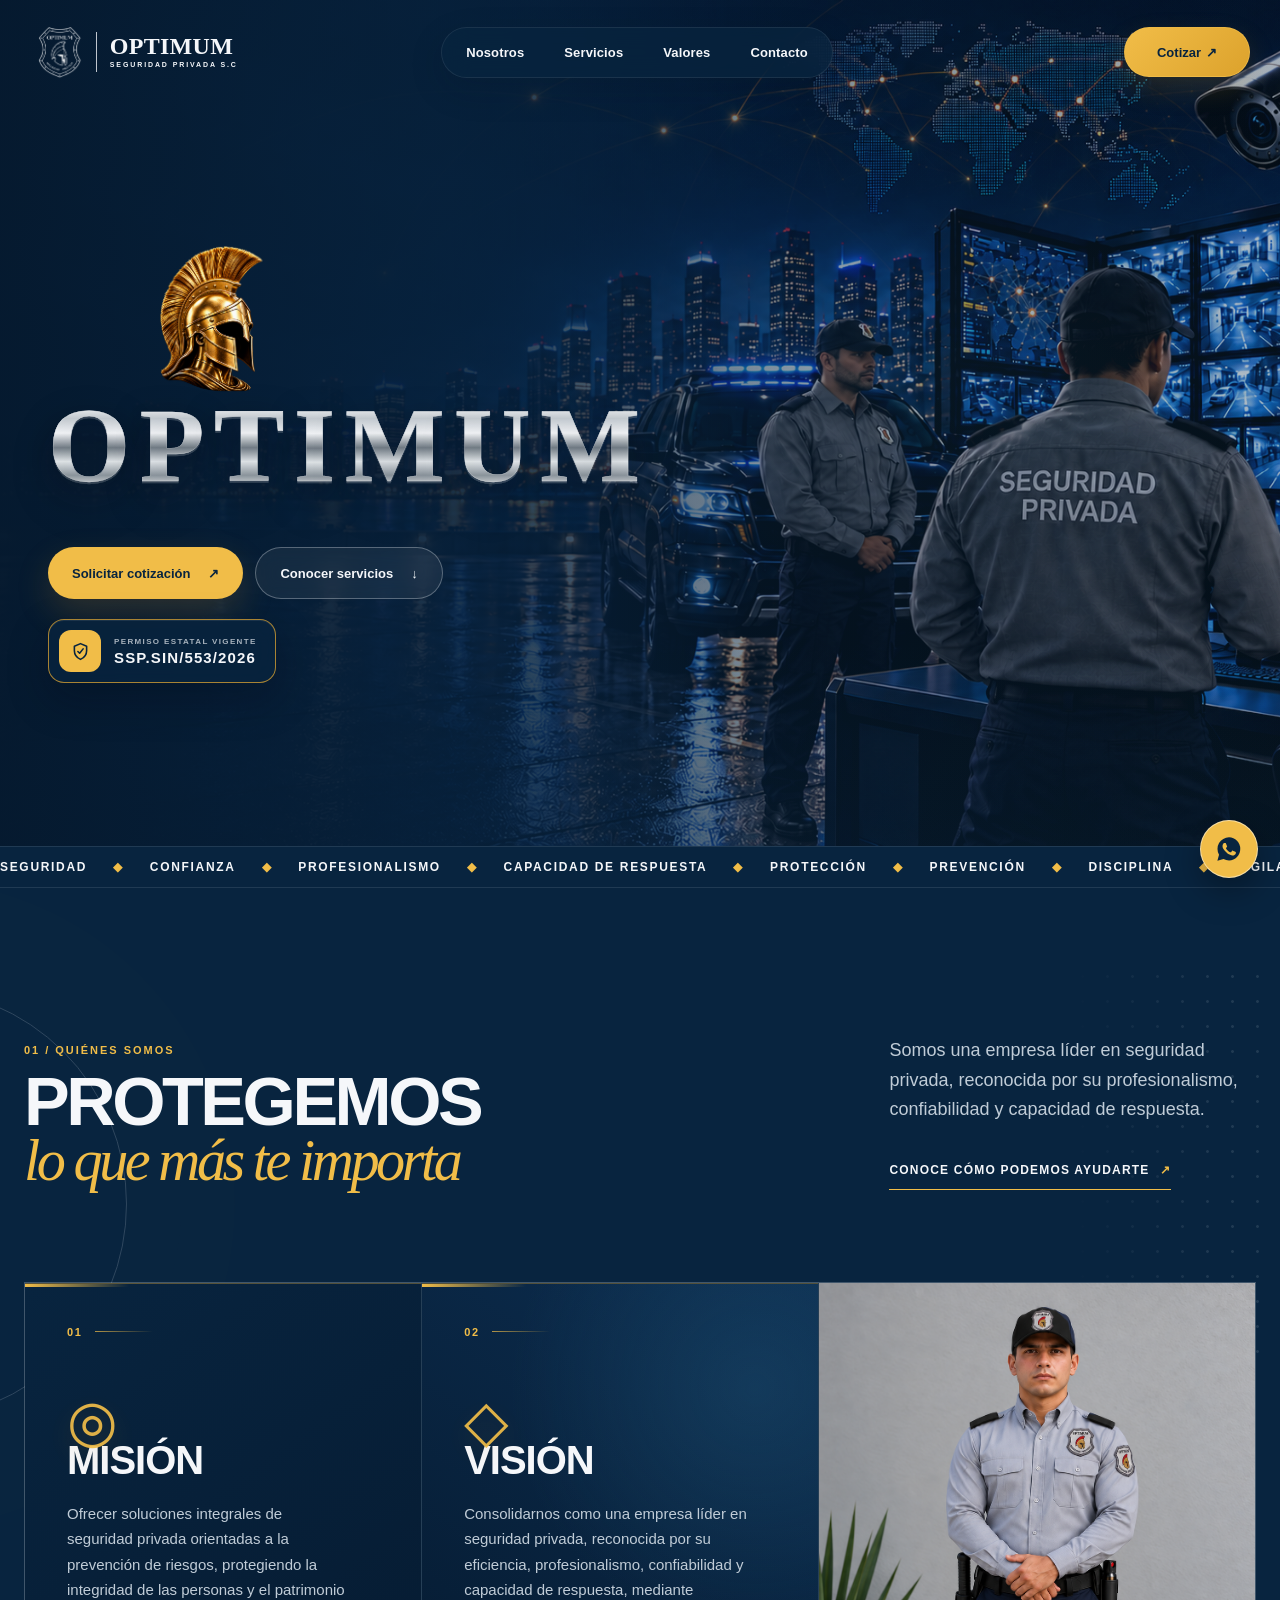
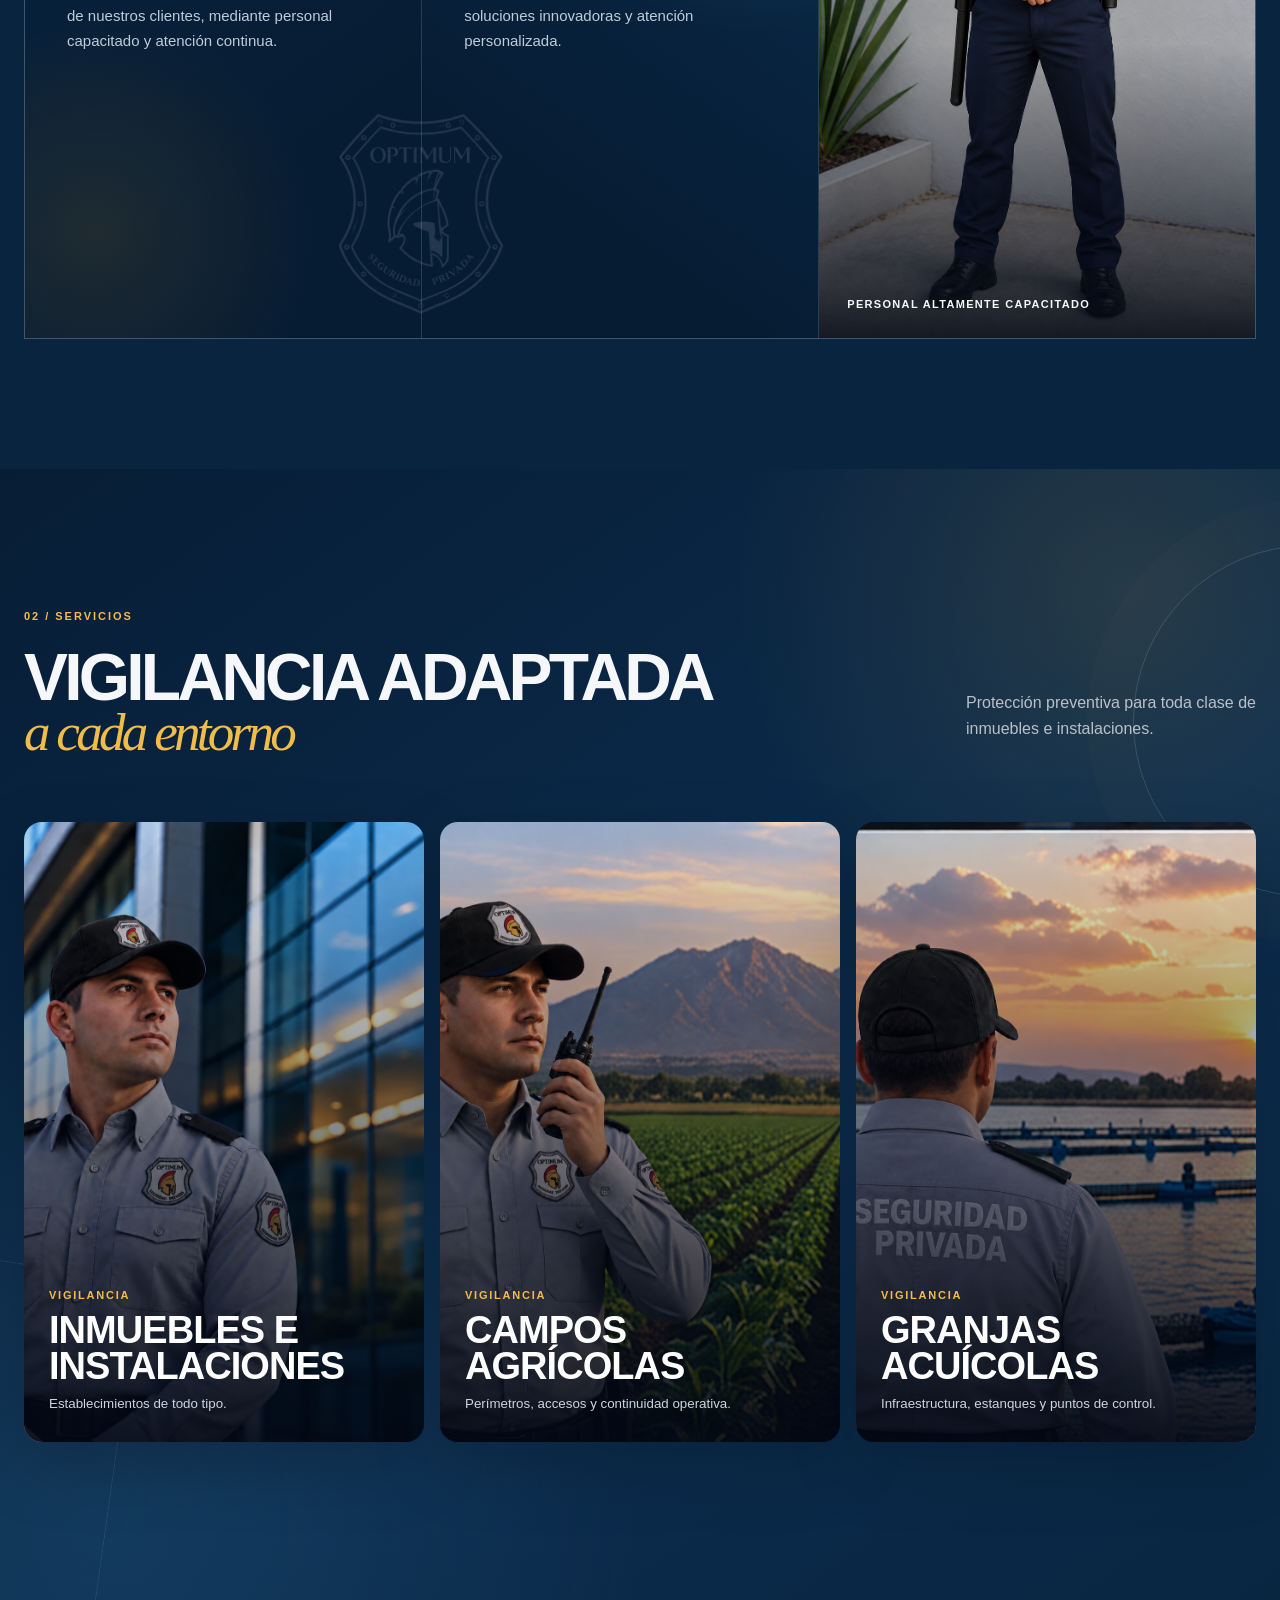
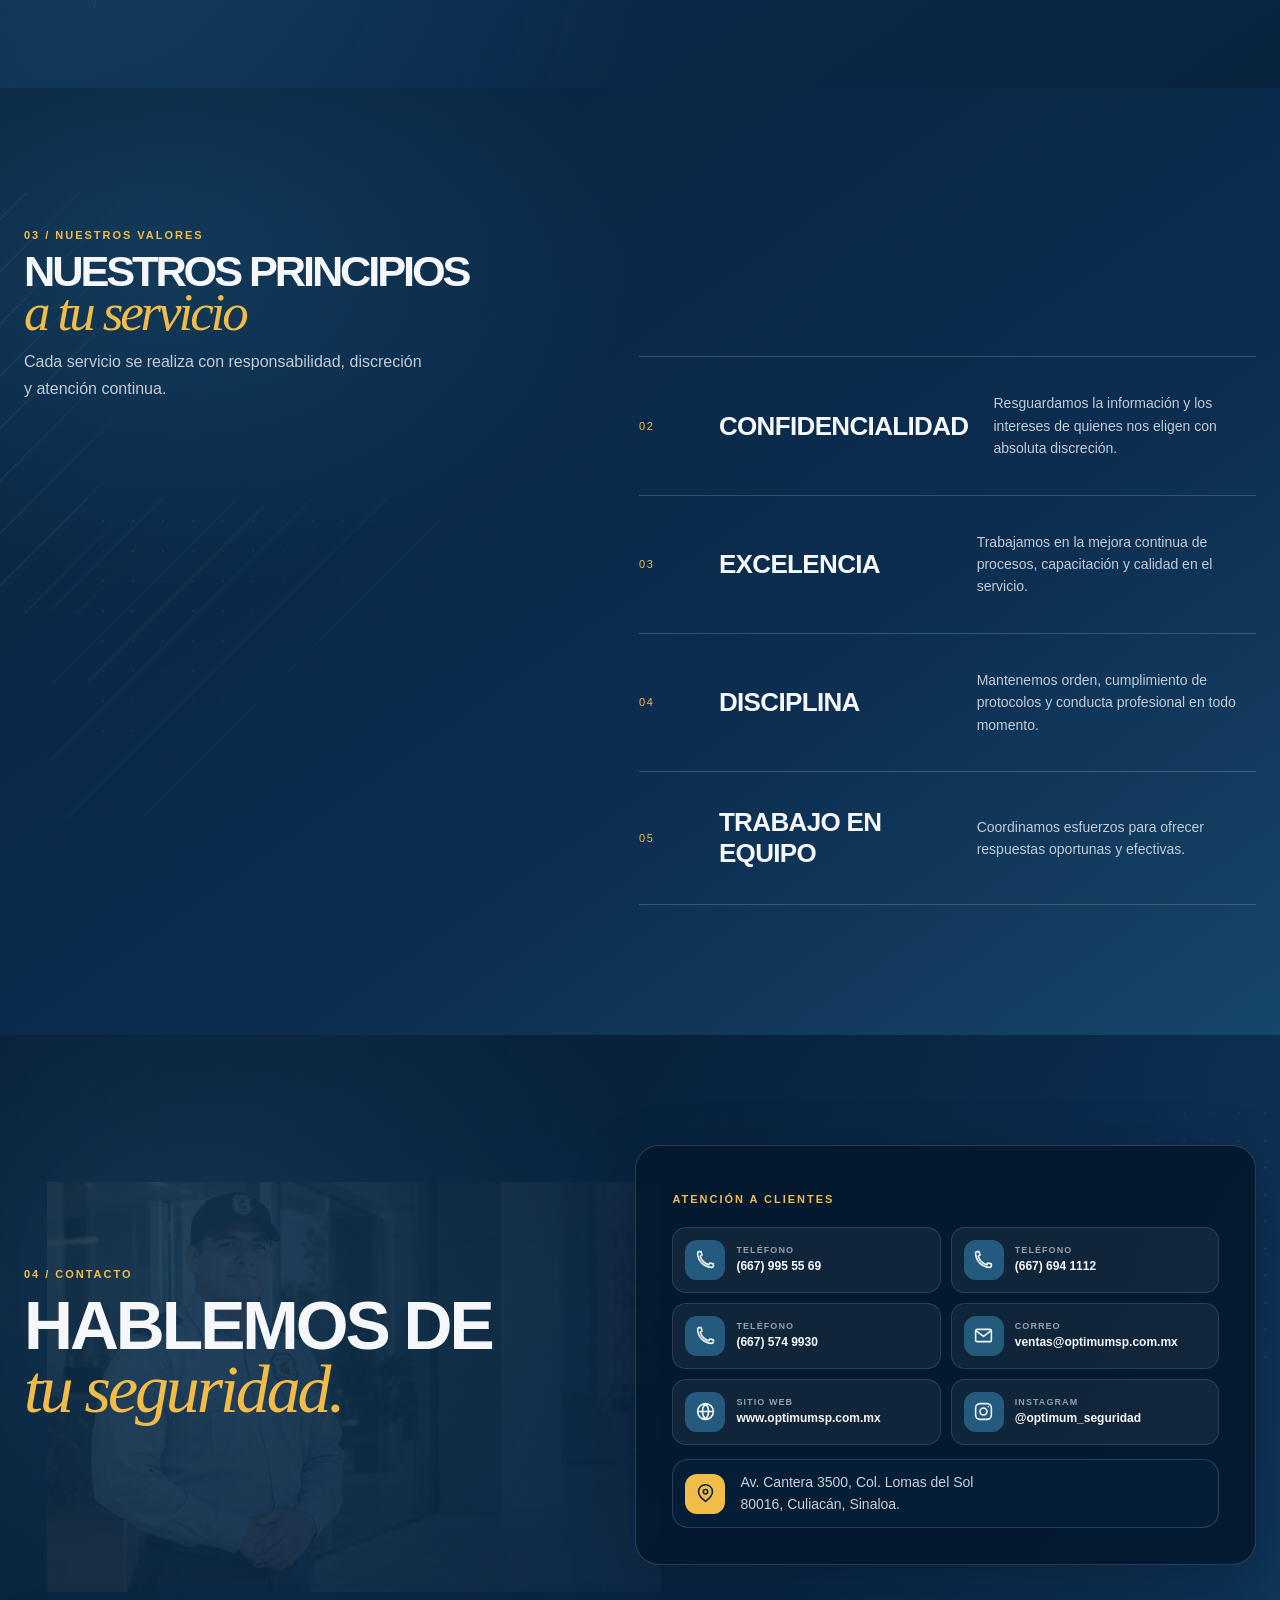
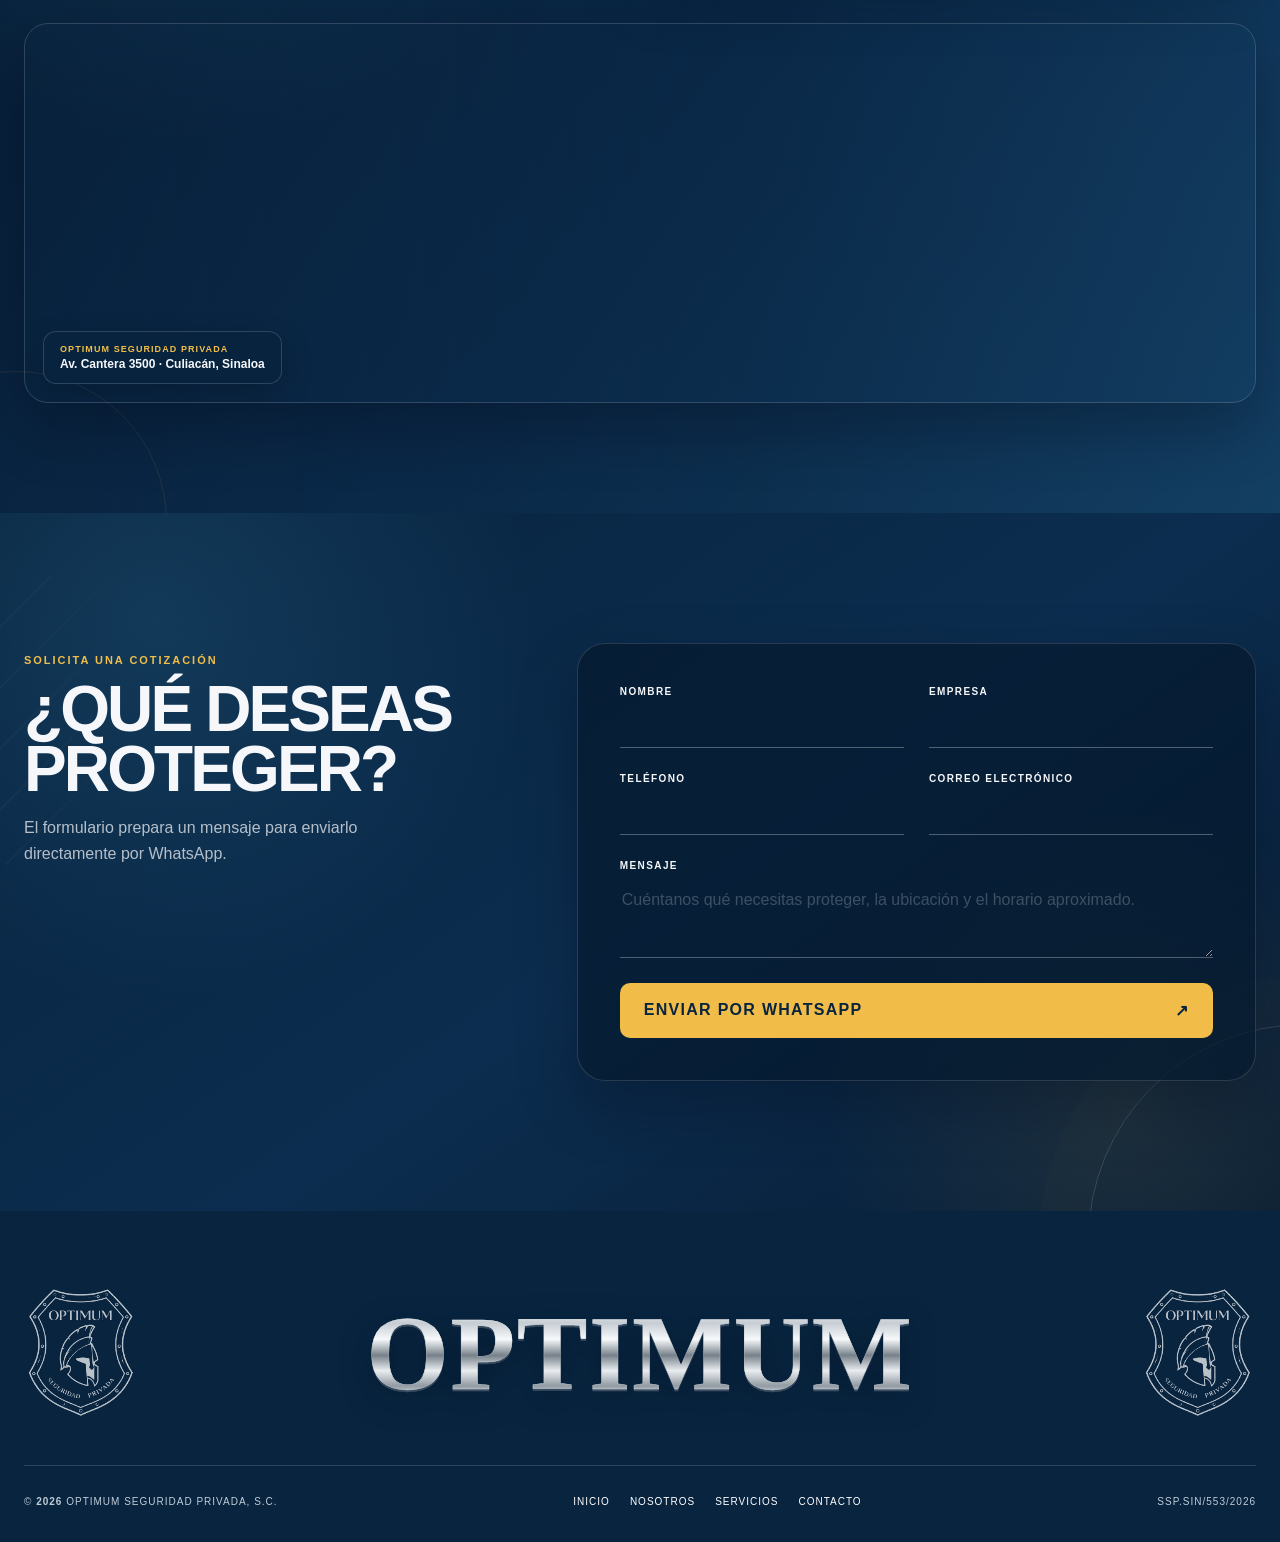
<file: index.html>
<!doctype html>
<html lang="es">
<head>
  <meta charset="utf-8">
  <meta name="viewport" content="width=device-width, initial-scale=1, viewport-fit=cover">
  <meta name="theme-color" content="#020814">
  <meta name="description" content="Servicios de seguridad privada en Culiacán para empresas, campos agrícolas, granjas acuícolas e inmuebles. Vigilancia profesional OPTIMUM 24/7.">
  <meta name="robots" content="index, follow, max-image-preview:large">
  <meta property="og:locale" content="es_MX">
  <meta property="og:type" content="website">
  <meta property="og:site_name" content="OPTIMUM Seguridad Privada">
  <meta property="og:title" content="OPTIMUM Seguridad Privada en Culiacán">
  <meta property="og:description" content="Vigilancia profesional para empresas, campos agrícolas, granjas acuícolas e inmuebles en Culiacán, Sinaloa.">
  <meta property="og:url" content="https://diegofelixm.github.io/optimum-cronza/">
  <meta property="og:image" content="https://diegofelixm.github.io/optimum-cronza/assets/hero-operaciones-optimum-wide.png">
  <meta property="og:image:alt" content="Guardias de OPTIMUM Seguridad Privada en una central de vigilancia">
  <meta name="twitter:card" content="summary_large_image">
  <meta name="twitter:title" content="OPTIMUM Seguridad Privada en Culiacán">
  <meta name="twitter:description" content="Vigilancia profesional y protección preventiva para empresas e instalaciones en Culiacán.">
  <meta name="twitter:image" content="https://diegofelixm.github.io/optimum-cronza/assets/hero-operaciones-optimum-wide.png">
  <title>OPTIMUM Seguridad Privada en Culiacán | Vigilancia 24/7</title>
  <link rel="canonical" href="https://diegofelixm.github.io/optimum-cronza/">
  <link rel="icon" href="assets/favicon.ico" type="image/x-icon">
  <link rel="preload" as="image" href="assets/hero-operaciones-optimum-wide.png" fetchpriority="high">
  <link rel="stylesheet" href="css/style.css?v=20260929-19-mobile-seo">
  <script src="js/main.js" defer></script>
  <script type="application/ld+json">
    {
      "@context": "https://schema.org",
      "@type": "LocalBusiness",
      "@id": "https://diegofelixm.github.io/optimum-cronza/#business",
      "name": "OPTIMUM Seguridad Privada, S.C.",
      "description": "Empresa de seguridad privada en Culiacán especializada en vigilancia profesional para empresas, inmuebles, campos agrícolas y granjas acuícolas.",
      "url": "https://diegofelixm.github.io/optimum-cronza/",
      "logo": "https://diegofelixm.github.io/optimum-cronza/assets/footer-emblem-outline.png",
      "image": "https://diegofelixm.github.io/optimum-cronza/assets/hero-operaciones-optimum-wide.png",
      "telephone": "+52 667 995 5569",
      "email": "ventas@optimumsp.com.mx",
      "priceRange": "Solicitar cotización",
      "address": {
        "@type": "PostalAddress",
        "streetAddress": "Av. Cantera 3500, Col. Lomas del Sol",
        "addressLocality": "Culiacán",
        "addressRegion": "Sinaloa",
        "postalCode": "80016",
        "addressCountry": "MX"
      },
      "areaServed": {
        "@type": "AdministrativeArea",
        "name": "Culiacán, Sinaloa"
      },
      "sameAs": [
        "https://www.instagram.com/optimum_seguridad"
      ],
      "hasOfferCatalog": {
        "@type": "OfferCatalog",
        "name": "Servicios de seguridad privada",
        "itemListElement": [
          { "@type": "Offer", "itemOffered": { "@type": "Service", "name": "Vigilancia para inmuebles e instalaciones" } },
          { "@type": "Offer", "itemOffered": { "@type": "Service", "name": "Vigilancia para campos agrícolas" } },
          { "@type": "Offer", "itemOffered": { "@type": "Service", "name": "Vigilancia para granjas acuícolas" } }
        ]
      }
    }
  </script>
</head>
<body>
  <a class="skip-link" href="#contenido">Ir al contenido</a>
  <header class="site-header" id="inicio">
    <a class="brand" href="#inicio" aria-label="OPTIMUM, inicio">
      <span class="brand-mark" aria-hidden="true"></span>
      <span class="brand-divider" aria-hidden="true"></span>
      <span class="brand-copy">
        <strong>OPTIMUM</strong>
        <small>SEGURIDAD PRIVADA S.C </small>
      </span>
    </a>
    <button class="menu-toggle" type="button" aria-expanded="false" aria-controls="menu"><span></span><span></span></button>
    <nav class="nav" id="menu" aria-label="Navegación principal">
      <a href="#nosotros">Nosotros</a><a href="#servicios">Servicios</a><a href="#valores">Valores</a><a href="#contacto">Contacto</a>
    </nav>
    <a class="nav-cta" href="#cotizacion">Cotizar <span>↗</span></a>
  </header>

  <main id="contenido">
    <section class="hero" aria-labelledby="hero-title">
      <div class="hero-orbit orbit-one"></div><div class="hero-orbit orbit-two"></div>

      <div class="hero-core">
        <div class="hero-brand-line">
          <span class="hero-brand-emblem" role="img" aria-label="Casco espartano dorado de OPTIMUM Seguridad Privada"></span>
        </div>
        <h1 class="hero-word" id="hero-title" aria-label="OPTIMUM">
          <span style="--delay:.08s">O</span><span style="--delay:.14s">P</span><span style="--delay:.20s">T</span>
          <span class="hero-i-wrap"><span class="hero-i">I</span></span>
          <span style="--delay:.38s">M</span><span style="--delay:.44s">U</span><span style="--delay:.50s">M</span>
        </h1>
        <p class="hero-company-name"></p>
        <div class="hero-actions">
          <a class="hero-primary" href="#cotizacion">Solicitar cotización <span>↗</span></a>
          <a class="hero-secondary" href="#servicios">Conocer servicios <span>↓</span></a>
        </div>
        <div class="hero-permit" aria-label="Permiso estatal vigente SSP.SIN/553/2026">
          <span class="hero-permit-icon" aria-hidden="true">
            <svg viewBox="0 0 24 24"><path d="M12 3 19 6v5c0 4.6-2.8 8-7 10-4.2-2-7-5.4-7-10V6l7-3Z"/><path d="m9 12 2 2 4-5"/></svg>
          </span>
          <span><small>Permiso estatal vigente</small><strong>SSP.SIN/553/2026</strong></span>
        </div>
      </div>
    </section>

    <div class="ticker" aria-label="Atributos de OPTIMUM">
      <div class="ticker-track">
        <span class="ticker-group">SEGURIDAD <i>◆</i> CONFIANZA <i>◆</i> PROFESIONALISMO <i>◆</i> CAPACIDAD DE RESPUESTA <i>◆</i> PROTECCIÓN <i>◆</i> PREVENCIÓN <i>◆</i> DISCIPLINA <i>◆</i> VIGILANCIA 24/7 <i>◆</i></span>
        <span class="ticker-group" aria-hidden="true">SEGURIDAD <i>◆</i> CONFIANZA <i>◆</i> PROFESIONALISMO <i>◆</i> CAPACIDAD DE RESPUESTA <i>◆</i> PROTECCIÓN <i>◆</i> PREVENCIÓN <i>◆</i> DISCIPLINA <i>◆</i> VIGILANCIA 24/7 <i>◆</i></span>
      </div>
    </div>

    <section class="section intro-section reveal" id="nosotros">
      <div class="shell split-heading">
        <div><p class="eyebrow">01 / QUIÉNES SOMOS</p><h2><span class="title-line title-primary title-nowrap">Protegemos</span><em class="title-line title-accent title-nowrap">lo que más te importa</em></h2></div>
        <div class="intro-copy"><p>Somos una empresa líder en seguridad privada, reconocida por su profesionalismo, confiabilidad y capacidad de respuesta.</p><a class="text-link" href="#contacto">Conoce cómo podemos ayudarte <span>↗</span></a></div>
      </div>
      <div class="shell statement-grid">
        <article><span>01</span><h3>Misión</h3><p>Ofrecer soluciones integrales de seguridad privada orientadas a la prevención de riesgos, protegiendo la integridad de las personas y el patrimonio de nuestros clientes, mediante personal capacitado y atención continua.</p></article>
        <article><span>02</span><h3>Visión</h3><p>Consolidarnos como una empresa líder en seguridad privada, reconocida por su eficiencia, profesionalismo, confiabilidad y capacidad de respuesta, mediante soluciones innovadoras y atención personalizada.</p></article>
        <div class="statement-emblem" aria-hidden="true">
          <span class="statement-emblem-half statement-emblem-half--left"></span>
          <span class="statement-emblem-half statement-emblem-half--right"></span>
        </div>
        <figure><img src="assets/agente-optimum-uniforme-v3.png" alt="Guardia de OPTIMUM con uniforme institucional" loading="lazy"><figcaption>Personal altamente capacitado</figcaption></figure>
      </div>
    </section>

    <section class="section services" id="servicios">
      <div class="shell section-title services-title reveal"><p class="eyebrow">02 / SERVICIOS</p><h2><span class="title-line title-primary title-nowrap">Vigilancia adaptada</span><em class="title-line title-accent title-nowrap"> a cada entorno</em></h2><p>Protección preventiva para toda clase de inmuebles e instalaciones.</p></div>
      <div class="shell service-grid">
        <article class="service-card reveal"><img src="assets/servicio-empresas-uniforme-v3.png" alt="Guardias de OPTIMUM vigilando instalaciones empresariales" loading="lazy"><div class="service-overlay"></div><div><p>Vigilancia</p><h3>Inmuebles e instalaciones</h3><small>Establecimientos de todo tipo.</small></div></article>
        <article class="service-card reveal"><img src="assets/servicio-campos-uniforme-v3.png" alt="Guardia de OPTIMUM vigilando un campo agrícola" loading="lazy"><div class="service-overlay"></div><div><p>Vigilancia</p><h3>Campos agrícolas</h3><small>Perímetros, accesos y continuidad operativa.</small></div></article>
        <article class="service-card reveal"><img src="assets/servicio-acuicolas-uniforme-v3.png" alt="Guardia de OPTIMUM vigilando una granja acuícola" loading="lazy"><div class="service-overlay"></div><div><p>Vigilancia</p><h3>Granjas acuícolas</h3><small>Infraestructura, estanques y puntos de control.</small></div></article>
      </div>
      <div class="shell capabilities reveal"><div><strong>24/7</strong><span>Seguridad y vigilancia<br>en tiempo real</span></div><div><strong>↯</strong><span>Respuesta inmediata<br>ante incidentes</span></div><div><strong>◎</strong><span>Personal altamente<br>capacitado</span></div></div>
    </section>

    <section class="section values" id="valores">
      <div class="shell values-layout">
        <div class="values-sticky reveal"><p class="eyebrow">03 / NUESTROS VALORES</p><h2><span class="title-line title-primary title-nowrap">Nuestros principios</span><em class="title-line title-accent title-nowrap">a tu servicio</em></h2><p>Cada servicio se realiza con responsabilidad, discreción y atención continua.</p></div>
        <div class="values-list">
          <article class="reveal"><span>01</span><h3>Compromiso</h3><p>Asumimos cada servicio con absoluta responsabilidad, priorizando los intereses de nuestros clientes.</p></article>
          <article class="reveal"><span>02</span><h3>Confidencialidad</h3><p>Resguardamos la información y los intereses de quienes nos eligen con absoluta discreción.</p></article>
          <article class="reveal"><span>03</span><h3>Excelencia</h3><p>Trabajamos en la mejora continua de procesos, capacitación y calidad en el servicio.</p></article>
          <article class="reveal"><span>04</span><h3>Disciplina</h3><p>Mantenemos orden, cumplimiento de protocolos y conducta profesional en todo momento.</p></article>
          <article class="reveal"><span>05</span><h3>Trabajo en equipo</h3><p>Coordinamos esfuerzos para ofrecer respuestas oportunas y efectivas.</p></article>
        </div>
      </div>
    </section>

    <section class="contact" id="contacto">
      <div class="contact-backdrop"></div>
      <div class="shell contact-layout">
        <div class="contact-copy reveal">
          <p class="eyebrow">04 / CONTACTO</p>
          <h2><span class="title-line">Hablemos de</span><span class="title-line"><em>tu seguridad.</em></span></h2>
        </div>
        <div class="contact-details reveal">
          <p class="eyebrow">ATENCIÓN A CLIENTES</p>
          <div class="contact-methods">
            <a class="contact-method" href="tel:+526679955569"><span class="contact-icon" aria-hidden="true"><svg viewBox="0 0 24 24"><path d="M7 3H4.5A1.5 1.5 0 0 0 3 4.5C3 13.6 10.4 21 19.5 21a1.5 1.5 0 0 0 1.5-1.5V17l-4-1-1.3 2.1a15.8 15.8 0 0 1-9.8-9.8L8 7 7 3Z"/></svg></span><span><small>Teléfono</small><strong>(667) 995 55 69</strong></span></a>
            <a class="contact-method" href="tel:+526676941112"><span class="contact-icon" aria-hidden="true"><svg viewBox="0 0 24 24"><path d="M7 3H4.5A1.5 1.5 0 0 0 3 4.5C3 13.6 10.4 21 19.5 21a1.5 1.5 0 0 0 1.5-1.5V17l-4-1-1.3 2.1a15.8 15.8 0 0 1-9.8-9.8L8 7 7 3Z"/></svg></span><span><small>Teléfono</small><strong>(667) 694 1112</strong></span></a>
            <a class="contact-method" href="tel:+526675749930"><span class="contact-icon" aria-hidden="true"><svg viewBox="0 0 24 24"><path d="M7 3H4.5A1.5 1.5 0 0 0 3 4.5C3 13.6 10.4 21 19.5 21a1.5 1.5 0 0 0 1.5-1.5V17l-4-1-1.3 2.1a15.8 15.8 0 0 1-9.8-9.8L8 7 7 3Z"/></svg></span><span><small>Teléfono</small><strong>(667) 574 9930</strong></span></a>
            <a class="contact-method" href="mailto:ventas@optimumsp.com.mx"><span class="contact-icon" aria-hidden="true"><svg viewBox="0 0 24 24"><rect x="3" y="5" width="18" height="14" rx="2"/><path d="m4 7 8 6 8-6"/></svg></span><span><small>Correo</small><strong>ventas@optimumsp.com.mx</strong></span></a>
            <a class="contact-method" target="_blank" rel="noopener" href="https://www.optimumsp.com.mx/"><span class="contact-icon" aria-hidden="true"><svg viewBox="0 0 24 24"><circle cx="12" cy="12" r="9"/><path d="M3 12h18M12 3c2.3 2.5 3.5 5.5 3.5 9S14.3 18.5 12 21c-2.3-2.5-3.5-5.5-3.5-9S9.7 5.5 12 3Z"/></svg></span><span><small>Sitio web</small><strong>www.optimumsp.com.mx</strong></span></a>
            <a class="contact-method" target="_blank" rel="noopener" href="https://www.instagram.com/optimum_seguridad?stkn=dnF2ZW5qeGJhYnJq"><span class="contact-icon" aria-hidden="true"><svg viewBox="0 0 24 24"><rect x="3" y="3" width="18" height="18" rx="5"/><circle cx="12" cy="12" r="4"/><circle cx="17.5" cy="6.5" r=".8" class="fill-icon"/></svg></span><span><small>Instagram</small><strong>@optimum_seguridad</strong></span></a>
          </div>
          <div class="contact-address">
            <span class="contact-icon" aria-hidden="true"><svg viewBox="0 0 24 24"><path d="M20 10c0 5-8 11-8 11S4 15 4 10a8 8 0 1 1 16 0Z"/><circle cx="12" cy="10" r="2.5"/></svg></span>
            <p>Av. Cantera 3500, Col. Lomas del Sol<br>80016, Culiacán, Sinaloa.</p>
          </div>
        </div>
        <div class="contact-map reveal">
          <iframe title="Ubicación de OPTIMUM Seguridad Privada en Culiacán" src="https://www.google.com/maps?q=Av.%20Cantera%203500%2C%20Col.%20Lomas%20del%20Sol%2C%2080016%2C%20Culiacan%2C%20Sinaloa&amp;output=embed" loading="lazy" referrerpolicy="no-referrer-when-downgrade" allowfullscreen></iframe>
          <div class="contact-map-label"><span>OPTIMUM Seguridad Privada</span><strong>Av. Cantera 3500 · Culiacán, Sinaloa</strong></div>
        </div>
      </div>
    </section>

    <section class="quote section" id="cotizacion">
      <div class="shell quote-layout reveal">
        <div><p class="eyebrow">SOLICITA UNA COTIZACIÓN</p><h2><span class="title-line">¿Qué deseas</span><span class="title-line">proteger?</span></h2><p>El formulario prepara un mensaje para enviarlo directamente por WhatsApp.</p></div>
        <form id="quote-form">
          <label><span>Nombre</span><input name="nombre" autocomplete="name" required></label>
          <label><span>Empresa</span><input name="empresa" autocomplete="organization"></label>
          <label><span>Teléfono</span><input name="telefono" type="tel" autocomplete="tel" required></label>
          <label><span>Correo electrónico</span><input name="correo" type="email" autocomplete="email" required></label>
          <label class="full"><span>Mensaje</span><textarea name="mensaje" rows="3" placeholder="Cuéntanos qué necesitas proteger, la ubicación y el horario aproximado." required></textarea></label>
          <button type="submit">Enviar por WhatsApp <span>↗</span></button>
        </form>
      </div>
    </section>
  </main>

  <footer><div class="shell"><div class="footer-identity"><img class="footer-emblem footer-emblem-left" src="assets/footer-emblem-outline.png" alt="" aria-hidden="true"><div class="footer-word">OPTIMUM</div><img class="footer-emblem footer-emblem-right" src="assets/footer-emblem-outline.png" alt="" aria-hidden="true"></div><div class="footer-row"><span>© <b id="year"></b> OPTIMUM Seguridad Privada, S.C.</span><nav><a href="#inicio">Inicio</a><a href="#nosotros">Nosotros</a><a href="#servicios">Servicios</a><a href="#contacto">Contacto</a></nav><span>SSP.SIN/553/2026</span></div></div></footer>
  <a class="whatsapp" href="https://wa.me/526679955569?text=Hola%2C%20me%20gustar%C3%ADa%20recibir%20informaci%C3%B3n%20sobre%20los%20servicios%20de%20seguridad%20privada%20de%20OPTIMUM." target="_blank" rel="noopener" aria-label="Solicitar información a OPTIMUM por WhatsApp" title="Solicitar información por WhatsApp">
    <svg viewBox="0 0 24 24" aria-hidden="true"><path d="M12.04 2a9.91 9.91 0 0 0-8.58 14.86L2.05 22l5.25-1.38a9.9 9.9 0 0 0 4.74 1.21h.01a9.92 9.92 0 0 0-.01-19.83Zm5.77 14.16c-.24.67-1.39 1.28-1.93 1.36-.49.08-1.11.12-1.79-.11-.41-.13-.94-.31-1.62-.6-2.85-1.23-4.71-4.11-4.85-4.3-.14-.19-1.16-1.55-1.16-2.96 0-1.41.74-2.1 1-2.39.26-.28.57-.35.76-.35.19 0 .38 0 .54.01.17.01.41-.07.64.49.24.58.82 2.01.89 2.16.07.14.12.31.02.5-.09.19-.14.31-.28.47-.14.17-.3.37-.43.5-.14.14-.28.29-.12.57.16.28.71 1.17 1.53 1.9 1.05.94 1.94 1.23 2.22 1.37.28.14.45.12.61-.07.16-.19.71-.83.9-1.11.19-.28.38-.24.64-.14.26.09 1.67.79 1.95.93.28.14.47.21.54.33.07.12.07.69-.17 1.36Z"/></svg>
  </a>
</body>
</html>
</file>
<file: css/style.css>
:root {
  --ink: #08243f;
  --navy: #0c2d4f;
  --navy2: #16466b;
  --blue: #0c2d4f;
  --blue-mid: #16466b;
  --blue-soft: #235a7d;
  --gold: #f1bd48;
  --gold2: #c8891d;
  --white: #f5f7fa;
  --muted: #c0ccd7;
  --line: rgba(241,189,72,.26);
  --sans: "Segoe UI Variable Text","Segoe UI",Arial,sans-serif;
  --display: "Segoe UI Variable Display","Segoe UI",Arial,sans-serif;
  --shadow-soft: 0 24px 70px rgba(0,0,0,.18);
  --shadow-deep: 0 35px 90px rgba(0,0,0,.34);
  --radius-large: 28px;
}


* {
  box-sizing: border-box;
}


html {
  scroll-behavior: smooth;
}


body {
  margin: 0;
  background: var(--ink);
  color: var(--white);
  font-family: var(--sans);
  overflow-x: hidden;
}


a {
  color: inherit;
  text-decoration: none;
}


img {
  display: block;
  max-width: 100%;
}


button, input, textarea {
  font: inherit;
}


.shell {
  width: min(1240px,calc(100% - 48px));
  margin: auto;
}


.skip-link {
  position: fixed;
  top: -60px;
  left: 12px;
  z-index: 100;
  background: var(--gold);
  color: var(--ink);
  padding: 10px 14px;
}


.skip-link:focus {
  top: 12px;
}


.site-header {
  width: min(1240px,calc(100% - 48px));
  height: 68px;
  padding: 0 6px 0 0;
  display: grid;
  grid-template-columns: 1fr auto 1fr;
  align-items: center;
  position: fixed;
  z-index: 20;
  top: 18px;
  left: 50%;
  transform: translateX(-50%);
  transition: top .35s ease, background-color .35s ease, backdrop-filter .35s ease, box-shadow .35s ease;
}

.site-header.scrolled {
  top: 10px;
  background: rgba(8,36,63,.86);
  border: 1px solid rgba(255,255,255,.1);
  border-radius: 18px;
  box-shadow: 0 14px 38px rgba(3,18,33,.24);
  backdrop-filter: blur(18px) saturate(130%);
}


.brand {
  display: flex;
  align-items: center;
  gap: 13px;
  font-size: 14px;
  font-weight: 750;
  letter-spacing: .11em;
}


.brand img {
  width: 56px;
  height: 60px;
  object-fit: contain;
  object-position: center;
  padding: 0;
  border-radius: 15px;
  border: 1px solid rgba(241,189,72,.38);
  background: rgba(8,36,63,.78);
  box-shadow: 0 8px 24px rgba(2,8,20,.28), 0 0 0 1px rgba(255,255,255,.035) inset;
}


.nav {
  display: flex;
  gap: 6px;
  padding: 7px;
  border: 1px solid rgba(255,255,255,.08);
  border-radius: 999px;
  background: rgba(8,36,63,.72);
  box-shadow: 0 12px 34px rgba(3,18,33,.16);
  backdrop-filter: blur(14px);
  font-size: 13px;
  font-weight: 650;
  letter-spacing: .01em;
}


.nav a {
  position: relative;
  padding: 10px 17px;
  border-radius: 999px;
  transition: color .25s ease, background-color .25s ease;
}


.nav a:after {
  display: none;
}


.nav a:hover:after, .nav a.active:after {
  right: 0;
}

.nav a:hover, .nav a.active {
  color: #fff;
  background: rgba(255,255,255,.09);
}


.nav-cta {
  justify-self: end;
  border: 1px solid rgba(241,189,72,.72);
  border-radius: 999px;
  min-width: 126px;
  height: 50px;
  display: flex;
  align-items: center;
  justify-content: center;
  gap: 5px;
  font-size: 13px;
  font-weight: 750;
  color: var(--ink);
  background: linear-gradient(135deg,var(--gold),#dca22c);
  box-shadow: 0 12px 28px rgba(200,137,29,.18);
  transition: transform .3s ease, box-shadow .3s ease;
}

.nav-cta:hover {
  transform: translateY(-2px);
  box-shadow: 0 17px 34px rgba(200,137,29,.27);
}


.menu-toggle {
  display: none;
}


.hero {
  min-height: 100svh;
  background: radial-gradient(circle at 70% 45%,rgba(12,45,79,.9),transparent 37%),linear-gradient(145deg,#020814,#03101f 55%,#071d35);
  position: relative;
  overflow: hidden;
  display: flex;
  flex-direction: column;
  justify-content: center;
  padding: 105px 0 40px;
}

.hero::before {
  content: "";
  position: absolute;
  z-index: 0;
  width: min(46vw,680px);
  height: 90%;
  right: 2vw;
  bottom: 0;
  background: url('../assets/agente-optimum-uniforme.webp') center top/cover no-repeat;
  opacity: .16;
  filter: saturate(.7) contrast(1.08);
  -webkit-mask-image: linear-gradient(90deg,transparent 0%,#000 30%,#000 70%,transparent 100%);
  mask-image: linear-gradient(90deg,transparent 0%,#000 30%,#000 70%,transparent 100%);
}


.hero:after {
  content: "";
  position: absolute;
  inset: 0;
  background-image: linear-gradient(rgba(255,255,255,.028) 1px,transparent 1px),linear-gradient(90deg,rgba(255,255,255,.028) 1px,transparent 1px);
  background-size: 55px 55px;
  pointer-events: none;
}


.hero-orbit {
  position: absolute;
  border: 1px solid rgba(241,189,72,.15);
  border-radius: 50%;
  left: 50%;
  top: 50%;
  transform: translate(-50%,-50%);
}


.orbit-one {
  width: 68vw;
  height: 68vw;
}


.orbit-two {
  width: 42vw;
  height: 42vw;
}


.hero-word {
  position: relative;
  z-index: 2;
  width: min(1380px,95vw);
  margin: auto;
  display: flex;
  align-items: baseline;
  justify-content: center;
  font-family: var(--display);
  font-size: clamp(5.3rem,15.2vw,14rem);
  line-height: .78;
  letter-spacing: -.035em;
  text-transform: uppercase;
  white-space: nowrap;
  text-shadow: 0 18px 50px rgba(0,0,0,.42);
}


.hero-word>span:not(.hero-i-wrap) {
  display: block;
  opacity: 1;
  animation: letterIn .9s cubic-bezier(.16,1,.3,1) both;
  animation-delay: var(--delay);
}


.hero-i-wrap {
  display: block;
  perspective: 700px;
  overflow: visible;
}


.hero-i {
  display: block;
  opacity: 1;
  transform-origin: 50% 100%;
  animation: verticalI 1.45s cubic-bezier(.2,.85,.25,1) .23s both;
  color: inherit;
  filter: drop-shadow(0 0 30px rgba(241,189,72,.2));
}


@keyframes letterIn {
  from {
    opacity: 1;
    transform: translateY(22px);
  }

  to {
    opacity: 1;
    transform: none;
  }
}


@keyframes verticalI {
  0% {
    opacity: 1;
    transform: translateY(-1.05em) rotateX(-180deg);
  }

  55% {
    opacity: 1;
    transform: translateY(.08em) rotateX(18deg);
  }

  75% {
    transform: translateY(-.025em) rotateX(-5deg);
  }

  100% {
    opacity: 1;
    transform: translateY(0) rotateX(0);
  }
}


.hero-bottom {
  position: relative;
  z-index: 3;
  display: grid;
  grid-template-columns: 1fr 1fr auto;
  gap: 30px;
  align-items: end;
  margin-top: 7vh;
}


.hero-badge {
  border-left: 2px solid var(--gold);
  padding-left: 15px;
  display: flex;
  flex-direction: column;
  text-transform: uppercase;
}


.hero-badge span {
  color: var(--muted);
  font-size: 10px;
  letter-spacing: .2em;
}


.hero-badge strong {
  margin-top: 5px;
  font-size: 14px;
  letter-spacing: .1em;
}


.hero-intro {
  max-width: 480px;
}


.eyebrow {
  font-size: 11px;
  font-weight: 900;
  letter-spacing: .18em;
  color: var(--gold);
  text-transform: uppercase;
}


.hero-intro p:last-child {
  color: #c9d3dd;
  line-height: 1.5;
  margin-bottom: 0;
}


.circle-link {
  width: 92px;
  height: 92px;
  border: 1px solid rgba(255,255,255,.28);
  border-radius: 50%;
  display: flex;
  flex-direction: column;
  align-items: center;
  justify-content: center;
  text-transform: uppercase;
  font-size: 10px;
  letter-spacing: .12em;
  transition: .3s;
}


.circle-link b {
  color: var(--gold);
  font-size: 18px;
}


.circle-link:hover {
  background: var(--gold);
  color: var(--ink);
  transform: rotate(-8deg);
}


.circle-link:hover b {
  color: var(--ink);
}


.ticker {
  background: var(--gold);
  color: var(--ink);
  overflow: hidden;
  padding: 16px 0;
  font: 900 12px/1 var(--sans);
  letter-spacing: .14em;
  white-space: nowrap;
}


.ticker div {
  width: max-content;
  animation: ticker 24s linear infinite;
}


.ticker i {
  font-style: normal;
  padding: 0 26px;
}


@keyframes ticker {
  to {
    transform: translateX(-50%);
  }
}


.section {
  padding: 130px 0;
}

section[id] {
  scroll-margin-top: 72px;
}


.split-heading {
  display: grid;
  grid-template-columns: 1.5fr .7fr;
  gap: 80px;
  align-items: end;
}


.section h2, .contact h2, .quote h2 {
  font: 400 clamp(3rem,6.5vw,6.7rem)/.93 var(--display);
  text-transform: uppercase;
  letter-spacing: -.02em;
  margin: 14px 0;
}


.section h2 em, .contact h2 em {
  font-family: Georgia,serif;
  text-transform: none;
  color: var(--gold);
  font-weight: 400;
}


.intro-copy {
  color: var(--muted);
  font-size: 18px;
  line-height: 1.65;
  padding-bottom: 12px;
}


.text-link {
  display: inline-flex;
  gap: 10px;
  color: var(--white);
  font-size: 12px;
  font-weight: 900;
  text-transform: uppercase;
  letter-spacing: .1em;
  border-bottom: 1px solid var(--gold);
  padding-bottom: 8px;
  margin-top: 18px;
}


.text-link span {
  color: var(--gold);
}


.statement-grid {
  display: grid;
  grid-template-columns: 1fr 1fr 1.1fr;
  gap: 1px;
  background: rgba(255,255,255,.12);
  margin-top: 80px;
  border: 1px solid rgba(255,255,255,.12);
}

.statement-emblem {
  display: none;
}


.statement-grid article {
  background: var(--navy);
  padding: 42px;
  transition: background-color .35s ease, transform .35s ease;
}

.statement-grid article:hover {
  z-index: 1;
  background: var(--navy2);
  transform: translateY(-8px);
}


.statement-grid article>span, .service-card>span, .values-list article>span {
  color: var(--gold);
  font-size: 11px;
  letter-spacing: .15em;
}


.statement-grid h3 {
  font: 400 33px var(--display);
  text-transform: uppercase;
  margin: 70px 0 18px;
}


.statement-grid p {
  color: var(--muted);
  line-height: 1.7;
  margin: 0;
}


.statement-grid figure {
  margin: 0;
  position: relative;
  min-height: 510px;
  overflow: hidden;
}


.statement-grid figure:after {
  content: "";
  position: absolute;
  inset: 0;
  background: linear-gradient(transparent 55%,rgba(2,8,20,.9));
}


.statement-grid figure img {
  width: 100%;
  height: 100%;
  object-fit: cover;
  object-position: center top;
  transition: transform .8s;
}


.statement-grid figure:hover img {
  transform: scale(1.04);
}


.statement-grid figcaption {
  position: absolute;
  z-index: 2;
  left: 28px;
  bottom: 28px;
  text-transform: uppercase;
  font-size: 11px;
  font-weight: 900;
  letter-spacing: .12em;
}


.services {
  background:
    radial-gradient(circle at 90% 8%,rgba(241,189,72,.14),transparent 25%),
    #e8e9e4;
  color: var(--ink);
}


.section-title {
  display: grid;
  grid-template-columns: 1fr auto;
  align-items: end;
}


.section-title .eyebrow {
  grid-column: 1/-1;
  color: var(--gold2);
}


.section-title h2 {
  margin-bottom: 0;
}


.section-title>p:last-child {
  max-width: 290px;
  color: #47505a;
  line-height: 1.6;
}


.service-grid {
  display: grid;
  grid-template-columns: repeat(3,1fr);
  gap: 16px;
  margin-top: 65px;
}


.service-card {
  height: 620px;
  position: relative;
  overflow: hidden;
  color: white;
  border-radius: var(--radius-large);
  box-shadow: var(--shadow-soft);
  isolation: isolate;
  transition: transform .45s cubic-bezier(.2,.8,.2,1), box-shadow .45s ease;
}

.service-card:hover {
  transform: translateY(-10px);
  box-shadow: var(--shadow-deep);
}


.service-card img {
  width: 100%;
  height: 100%;
  object-fit: cover;
  transition: transform .8s cubic-bezier(.2,.8,.2,1);
}


.service-card:hover img {
  transform: scale(1.055);
}


.service-overlay {
  position: absolute;
  inset: 0;
  background: linear-gradient(180deg,rgba(2,8,20,.05),rgba(2,8,20,.92));
  transition: background .45s ease;
}

.service-card:hover .service-overlay {
  background: linear-gradient(180deg,rgba(2,8,20,.02),rgba(2,8,20,.84));
}


.service-card>span {
  position: absolute;
  top: 25px;
  left: 25px;
  color: var(--gold);
}


.service-card>div:last-child {
  position: absolute;
  left: 25px;
  right: 25px;
  bottom: 30px;
}


.service-card p {
  color: var(--gold);
  font-size: 11px;
  font-weight: 900;
  text-transform: uppercase;
  letter-spacing: .16em;
}


.service-card h3 {
  font: 400 38px/.95 var(--display);
  text-transform: uppercase;
  margin: 10px 0;
}


.service-card small {
  color: #cbd5df;
}


.capabilities {
  display: grid;
  grid-template-columns: repeat(3,1fr);
  margin-top: 16px;
  border: 1px solid #aeb2ae;
  border-radius: 18px;
  overflow: hidden;
  background: rgba(255,255,255,.44);
}


.capabilities div {
  padding: 28px;
  display: flex;
  gap: 22px;
  align-items: center;
  border-right: 1px solid #aeb2ae;
  transition: background-color .3s ease;
}

.capabilities div:hover {
  background: rgba(255,255,255,.72);
}


.capabilities div:last-child {
  border: 0;
}


.capabilities strong {
  font: 400 36px var(--display);
  color: var(--gold2);
}


.capabilities span {
  font-size: 12px;
  font-weight: 800;
  text-transform: uppercase;
  letter-spacing: .08em;
  line-height: 1.5;
}


.values {
  background: linear-gradient(150deg,#020814,#071d35);
}


.values-layout {
  display: grid;
  grid-template-columns: .9fr 1.1fr;
  gap: 110px;
}


.values-sticky {
  position: sticky;
  top: 100px;
  align-self: start;
}


.values-sticky>p:last-child {
  max-width: 400px;
  color: var(--muted);
  line-height: 1.7;
}


.values-list article {
  display: grid;
  grid-template-columns: 55px 1fr 1.2fr;
  gap: 25px;
  align-items: center;
  border-top: 1px solid rgba(255,255,255,.18);
  padding: 35px 0;
  transition: padding .35s ease, background-color .35s ease;
}

.values-list article:hover {
  padding-left: 22px;
  padding-right: 22px;
  background: rgba(255,255,255,.045);
}


.values-list article:last-child {
  border-bottom: 1px solid rgba(255,255,255,.18);
}


.values-list h3 {
  font: 400 26px var(--display);
  text-transform: uppercase;
  margin: 0;
}


.values-list p {
  color: var(--muted);
  line-height: 1.6;
  font-size: 14px;
  margin: 0;
}


.contact {
  min-height: 740px;
  position: relative;
  display: flex;
  align-items: center;
  padding: 110px 0;
  background: #041326;
  overflow: hidden;
}


.contact-backdrop {
  position: absolute;
  inset: 0 48% 0 0;
  background: linear-gradient(90deg,rgba(2,8,20,.2),rgba(2,8,20,.9)),url('../assets/contacto-guardia-optimum-v1.png') center 20%/cover no-repeat;
  opacity: .42;
}


.contact-layout {
  position: relative;
  display: grid;
  grid-template-columns: 1.1fr .9fr;
  gap: 120px;
  align-items: center;
}


.contact-layout>div:first-child>p:not(.eyebrow) {
  color: #b8c5d1;
  line-height: 1.7;
}


.contact h2 {
  font-size: clamp(4rem,7vw,7rem);
}


.text-link.light {
  color: white;
}


.contact-details {
  background: var(--gold);
  color: var(--ink);
  padding: 55px;
  display: flex;
  flex-direction: column;
  border-radius: var(--radius-large);
  box-shadow: var(--shadow-deep);
  transform: rotate(1deg);
  transition: transform .45s ease;
}

.contact-details:hover {
  transform: rotate(0deg) translateY(-6px);
}


.contact-details .eyebrow {
  color: #64440c;
}


.contact-details>a:not(.email) {
  font: 400 clamp(2rem,3.4vw,3.5rem)/1.2 var(--display);
  transition: transform .25s;
}


.contact-details>a:hover {
  transform: translateX(8px);
}


.contact-details hr {
  border: 0;
  border-top: 1px solid rgba(2,8,20,.3);
  width: 100%;
  margin: 35px 0;
}


.contact-details .email, .contact-details>span {
  font-size: 13px;
  font-weight: 800;
  margin: 6px 0;
}


.quote {
  background: #e8e9e4;
  color: var(--ink);
}


.quote-layout {
  display: grid;
  grid-template-columns: .8fr 1.2fr;
  gap: 100px;
}


.quote h2 {
  font-size: clamp(3rem,5vw,5.2rem);
}


.quote-layout>div>p:last-child {
  color: #4b5560;
  line-height: 1.6;
  max-width: 420px;
}


.quote form {
  display: grid;
  grid-template-columns: 1fr 1fr;
  gap: 25px;
  padding: 42px;
  border: 1px solid rgba(2,8,20,.12);
  border-radius: var(--radius-large);
  background: rgba(255,255,255,.46);
  box-shadow: var(--shadow-soft);
}


.quote label {
  display: flex;
  flex-direction: column;
  gap: 8px;
}


.quote label span {
  font-size: 10px;
  font-weight: 900;
  text-transform: uppercase;
  letter-spacing: .14em;
}


.quote input, .quote textarea {
  border: 0;
  border-bottom: 1px solid #8b908d;
  background: transparent;
  padding: 12px 2px;
  outline: none;
}


.quote input:focus, .quote textarea:focus {
  border-color: var(--gold2);
}

.quote input::placeholder, .quote textarea::placeholder {
  color: currentColor;
  opacity: .48;
}


.quote .full {
  grid-column: 1/-1;
}


.quote button {
  grid-column: 1/-1;
  background: var(--ink);
  color: white;
  border: 0;
  padding: 18px 24px;
  display: flex;
  justify-content: space-between;
  font-weight: 900;
  text-transform: uppercase;
  letter-spacing: .08em;
  cursor: pointer;
  border-radius: 10px;
  transition: background-color .3s ease, transform .3s ease, box-shadow .3s ease;
}


.quote button:hover {
  background: var(--blue);
  transform: translateY(-3px);
  box-shadow: 0 15px 30px rgba(2,8,20,.18);
}


.quote button span {
  color: var(--gold);
}


footer {
  background: var(--ink);
  padding: 65px 0 35px;
}

.footer-identity {
  display: grid;
  grid-template-columns: clamp(120px, 11vw, 155px) minmax(0, 1fr) clamp(120px, 11vw, 155px);
  align-items: center;
  gap: clamp(20px, 3vw, 44px);
  min-height: 190px;
  padding-bottom: 35px;
  border-bottom: 1px solid rgba(255,255,255,.15);
}

.footer-emblem {
  display: block;
  width: 100%;
  max-height: 170px;
  object-fit: contain;
  align-self: center;
  justify-self: center;
  filter: grayscale(1) invert(1) contrast(1.35);
  mix-blend-mode: screen;
  opacity: .72;
}

.footer-word {
  font: 400 clamp(5rem,12vw,11rem)/.8 var(--display);
  letter-spacing: -.035em;
  text-align: center;
}


.footer-row {
  display: flex;
  justify-content: space-between;
  align-items: center;
  gap: 30px;
  padding-top: 30px;
  color: var(--muted);
  font-size: 10px;
  text-transform: uppercase;
  letter-spacing: .1em;
}


.footer-row nav {
  display: flex;
  gap: 20px;
  color: white;
}


.whatsapp {
  position: fixed;
  right: 22px;
  bottom: 22px;
  z-index: 15;
  width: 58px;
  height: 58px;
  border-radius: 50%;
  background: var(--gold);
  color: var(--ink);
  display: grid;
  place-items: center;
  font-weight: 900;
  box-shadow: 0 12px 35px rgba(0,0,0,.35);
  border: 1px solid rgba(255,255,255,.5);
  transition: transform .3s ease, box-shadow .3s ease;
}

.whatsapp:hover {
  transform: translateY(-5px) rotate(-6deg);
  box-shadow: 0 18px 42px rgba(0,0,0,.46);
}

.whatsapp svg {
  width: 28px;
  height: 28px;
  fill: currentColor;
}

::selection {
  background: var(--gold);
  color: var(--ink);
}

:focus-visible {
  outline: 2px solid var(--gold);
  outline-offset: 5px;
}


/* Cronza-inspired hero refinement */
.hero {
  min-height: 760px;
  height: min(900px,94svh);
  justify-content: center;
  padding: 105px 0 34px;
  background:
    radial-gradient(ellipse at 78% 45%,rgba(35,90,125,.68),transparent 38%),
    radial-gradient(ellipse at 22% 20%,rgba(22,70,107,.48),transparent 34%),
    linear-gradient(135deg,#08243f 0%,#0c2d4f 56%,#16466b 100%);
}

.hero::before {
  width: 100%;
  height: 100%;
  right: 0;
  bottom: 0;
  background: url('../assets/hero-operaciones-optimum-wide.png') center/cover no-repeat;
  opacity: .5;
  filter: saturate(.72) contrast(.98) brightness(.82);
  clip-path: none;
  box-shadow: none;
  -webkit-mask-image: linear-gradient(90deg,rgba(0,0,0,.38),#000 58%,#000 100%);
  mask-image: linear-gradient(90deg,rgba(0,0,0,.38),#000 58%,#000 100%);
}

.hero::after {
  background:
    linear-gradient(180deg,rgba(8,36,63,.1),transparent 24%,transparent 78%,rgba(8,36,63,.2)),
    radial-gradient(ellipse at center,transparent 48%,rgba(8,36,63,.26) 100%);
}

.hero-orbit {
  border: 1px solid rgba(245,247,250,.1);
  border-radius: 42% 58% 54% 46%;
  left: auto;
  top: auto;
  transform: rotate(-12deg);
  pointer-events: none;
}

.orbit-one {
  width: 540px;
  height: 260px;
  left: -210px;
  top: 12%;
}

.orbit-two {
  width: 430px;
  height: 200px;
  right: -170px;
  bottom: 7%;
  transform: rotate(24deg);
}

.hero-core {
  position: relative;
  z-index: 3;
  width: min(1040px,calc(100% - 48px));
  margin: 52px auto 38px;
  display: flex;
  flex-direction: column;
  align-items: center;
  text-align: center;
}

.hero-kicker {
  margin: 0 0 20px;
  color: var(--gold);
  font-size: 11px;
  font-weight: 750;
  letter-spacing: .22em;
  text-transform: uppercase;
}

.hero-word {
  width: 100%;
  margin: 0;
  align-items: center;
  font-family: var(--display);
  font-size: clamp(6rem,11.4vw,10.5rem);
  font-weight: 720;
  line-height: .82;
  letter-spacing: -.065em;
  text-shadow: 0 18px 46px rgba(3,18,33,.2);
}

.hero-i-wrap {
  align-self: stretch;
}

.hero-i {
  filter: drop-shadow(0 10px 20px rgba(8,36,63,.18));
}

.hero-tagline {
  max-width: 650px;
  margin: 28px auto 0;
  color: rgba(245,247,250,.88);
  font-size: clamp(1rem,1.45vw,1.22rem);
  font-weight: 450;
  line-height: 1.5;
}

.hero-actions {
  display: flex;
  align-items: center;
  gap: 12px;
  margin-top: 28px;
}

.hero-actions a {
  min-height: 52px;
  padding: 0 24px;
  border-radius: 999px;
  display: inline-flex;
  align-items: center;
  gap: 18px;
  font-size: 13px;
  font-weight: 700;
  transition: transform .3s ease, background-color .3s ease, border-color .3s ease;
}

.hero-actions a:hover {
  transform: translateY(-3px);
}

.hero-primary {
  color: var(--ink);
  background: var(--gold);
  box-shadow: 0 14px 34px rgba(200,137,29,.2);
}

.hero-secondary {
  border: 1px solid rgba(245,247,250,.3);
  background: rgba(245,247,250,.06);
  backdrop-filter: blur(10px);
}

.hero-secondary:hover {
  border-color: rgba(245,247,250,.55);
  background: rgba(245,247,250,.11);
}

.hero-bottom {
  grid-template-columns: auto 1fr;
  align-items: center;
  margin-top: auto;
}

.hero-assurance {
  justify-self: end;
  margin: 0;
  display: flex;
  align-items: center;
  gap: 12px;
  color: rgba(245,247,250,.72);
  font-size: 10px;
  font-weight: 650;
  letter-spacing: .13em;
  text-transform: uppercase;
}

.hero-assurance i {
  width: 4px;
  height: 4px;
  border-radius: 50%;
  background: var(--gold);
}

.hero-float {
  position: absolute;
  z-index: 4;
  min-width: 138px;
  padding: 13px 16px;
  border: 1px solid rgba(245,247,250,.18);
  border-radius: 15px;
  color: rgba(245,247,250,.86);
  background: rgba(8,36,63,.48);
  box-shadow: 0 16px 34px rgba(3,18,33,.12);
  backdrop-filter: blur(12px);
  font-size: 11px;
  font-weight: 650;
  text-align: left;
  animation: floatCard 6s ease-in-out infinite;
}

.hero-float span {
  display: block;
  margin-bottom: 4px;
  color: var(--gold);
  font-size: 9px;
  letter-spacing: .16em;
}

.hero-float-one {
  left: 6%;
  top: 30%;
}

.hero-float-two {
  left: 10%;
  bottom: 22%;
  animation-delay: -1.7s;
}

.hero-float-three {
  right: 6%;
  top: 26%;
  animation-delay: -3.1s;
}

.hero-float-four {
  right: 9%;
  bottom: 24%;
  animation-delay: -4.4s;
}

@keyframes floatCard {
  0%, 100% {
    transform: translateY(0);
  }

  50% {
    transform: translateY(-7px);
  }
}

.ticker {
  padding: 14px 0;
  color: var(--white);
  background: #08243f;
  border-top: 1px solid rgba(245,247,250,.1);
  border-bottom: 1px solid rgba(245,247,250,.1);
}

.ticker i {
  color: var(--gold);
}

.section h2, .contact h2, .quote h2 {
  font-family: var(--display);
  font-weight: 680;
  letter-spacing: -.045em;
}

.statement-grid h3, .service-card h3, .values-list h3 {
  font-family: var(--display);
  font-weight: 680;
  letter-spacing: -.025em;
}

.about {
  background: linear-gradient(145deg,#0c2d4f 0%,#08243f 100%);
}

.statement-grid article {
  background: #08243f;
}

.statement-grid article:hover {
  background: #16466b !important;
}

.service-card {
  border-radius: 18px;
}

.values {
  background:
    radial-gradient(ellipse at 12% 18%,rgba(35,90,125,.38),transparent 30%),
    linear-gradient(145deg,#08243f,#0c2d4f 62%,#16466b);
}

.contact {
  background: linear-gradient(120deg,#08243f,#0c2d4f 58%,#16466b);
}

.footer-word {
  font-family: var(--display);
  font-weight: 700;
  letter-spacing: -.065em;
}

.reveal {
  opacity: 0;
  transform: translateY(35px);
  transition: opacity .8s,transform .8s;
}


.reveal.visible {
  opacity: 1;
  transform: none;
}


@media(prefers-reduced-motion:reduce) {
  html {
    scroll-behavior: auto;
  }

  .hero-word span, .hero-float, .ticker div {
    animation: none!important;
    opacity: 1!important;
    transform: none!important;
  }

  .hero-brand-emblem {
    animation: none!important;
  }

  .reveal {
    opacity: 1;
    transform: none;
    transition: none;
  }
}


@media(max-width:900px) {
  .site-header {
    grid-template-columns: 1fr auto;
  }

  .nav-cta {
    display: none;
  }

  .menu-toggle {
    display: block;
    width: 48px;
    height: 48px;
    border: 1px solid rgba(255,255,255,.25);
    border-radius: 50%;
    background: transparent;
  }

  .menu-toggle span {
    display: block;
    width: 18px;
    height: 1px;
    background: white;
    margin: 5px auto;
  }

  .nav {
    display: none;
    position: absolute;
    top: 86px;
    left: 0;
    right: 0;
    background: rgba(2,8,20,.97);
    padding: 30px 24px;
    flex-direction: column;
  }

  .nav.open {
    display: flex;
  }

  .hero-word {
    font-size: clamp(4.4rem,15vw,8.5rem);
  }

  .hero::before {
    width: 65vw;
    right: -8vw;
    opacity: .12;
  }

  .hero-bottom {
    grid-template-columns: 1fr 1fr;
  }

  .circle-link {
    display: none;
  }

  .split-heading, .values-layout, .quote-layout {
    grid-template-columns: 1fr;
    gap: 55px;
  }

  .statement-grid {
    grid-template-columns: 1fr 1fr;
  }

  .statement-grid figure {
    grid-column: 1/-1;
    height: 650px;
  }

  .service-grid {
    grid-template-columns: 1fr 1fr;
  }

  .service-card:last-child {
    grid-column: 1/-1;
    height: 520px;
  }

  .values-sticky {
    position: static;
  }

  .contact-layout {
    grid-template-columns: 1fr;
    gap: 60px;
  }

  .contact-backdrop {
    inset: 0;
  }

  .contact-backdrop:after {
    content: "";
    position: absolute;
    inset: 0;
    background: rgba(2,8,20,.55);
  }

  .contact-details {
    max-width: 620px;
  }

  .footer-row {
    flex-wrap: wrap;
  }
}


@media(max-width:620px) {
  .shell {
    width: min(100% - 30px,1240px);
  }

  .site-header {
    height: 74px;
    padding: 0 15px;
  }

  .brand span {
    display: none;
  }

  .brand img {
    width: 38px;
    height: 38px;
  }

  .nav {
    top: 74px;
  }

  .hero {
    min-height: 760px;
    padding-top: 100px;
  }

  .hero-word {
    font-size: clamp(3.65rem,15.3vw,6rem);
    letter-spacing: -.055em;
  }

  .hero::before {
    width: 92vw;
    right: -24vw;
    opacity: .1;
  }

  .hero-bottom {
    grid-template-columns: 1fr;
    margin-top: 13vh;
  }

  .hero-intro {
    order: -1;
  }

  .section {
    padding: 90px 0;
  }

  .section h2, .contact h2 {
    font-size: clamp(2.9rem,14vw,4.7rem);
  }

  .split-heading {
    gap: 30px;
  }

  .statement-grid, .service-grid, .capabilities {
    grid-template-columns: 1fr;
  }

  .statement-grid article {
    padding: 30px;
  }

  .statement-grid h3 {
    margin-top: 45px;
  }

  .statement-grid figure {
    height: 510px;
  }

  .service-card, .service-card:last-child {
    height: 530px;
    grid-column: auto;
  }

  .capabilities div {
    border-right: 0;
    border-bottom: 1px solid #aeb2ae;
  }

  .section-title {
    display: block;
  }

  .section-title>p:last-child {
    margin-top: 22px;
  }

  .values-layout {
    gap: 35px;
  }

  .values-list article {
    grid-template-columns: 42px 1fr;
    padding: 28px 0;
  }

  .values-list p {
    grid-column: 2;
  }

  .contact {
    padding: 90px 0;
  }

  .contact-layout {
    gap: 40px;
  }

  .contact-details {
    padding: 30px 22px;
    transform: none;
  }

  .quote form {
    grid-template-columns: 1fr;
    padding: 27px 20px;
  }

  .quote .full, .quote button {
    grid-column: 1;
  }

  .footer-row {
    flex-direction: column;
    text-align: center;
  }

  .footer-row nav {
    flex-wrap: wrap;
    justify-content: center;
  }

  .footer-word {
    font-size: 15vw;
  }

  .footer-identity {
    display: flex;
    flex-direction: column;
    gap: 22px;
    min-height: 0;
    padding-bottom: 28px;
  }

  .footer-emblem {
    width: 116px;
    max-height: 138px;
    opacity: .78;
  }

  .footer-emblem-right {
    display: none;
  }

  .footer-word {
    text-align: center;
  }

  .whatsapp {
    width: 52px;
    height: 52px;
  }

  .ticker div {
    animation-duration: 18s;
  }
}

/* Responsive adjustments for the refined hero */
@media(max-width:1100px) {
  .hero-float-one, .hero-float-three {
    display: none;
  }

  .hero-float-two {
    left: 4%;
  }

  .hero-float-four {
    right: 4%;
  }

  .hero-word {
    font-size: clamp(5.7rem,12.5vw,8.7rem);
  }
}

@media(max-width:900px) {
  .site-header {
    width: calc(100% - 30px);
    top: 12px;
    padding: 0 8px 0 0;
  }

  .site-header.scrolled {
    top: 8px;
  }

  .menu-toggle {
    justify-self: end;
    background: rgba(8,36,63,.72);
    backdrop-filter: blur(12px);
  }

  .nav {
    top: 76px;
    left: 0;
    right: 0;
    gap: 4px;
    padding: 12px;
    border-radius: 18px;
    background: rgba(8,36,63,.96);
    box-shadow: 0 18px 40px rgba(3,18,33,.28);
  }

  .nav a {
    padding: 13px 16px;
  }

  .hero {
    height: min(860px,94svh);
  }

  .hero-core {
    width: min(760px,calc(100% - 38px));
    margin-top: 72px;
  }

  .hero::before {
    width: 100%;
    height: 100%;
    right: 0;
    background-position: 66% center;
    background-size: cover;
    opacity: .38;
  }

  .hero-float {
    opacity: .82;
  }

  .hero-bottom {
    grid-template-columns: auto 1fr;
  }
}

@media(max-width:620px) {
  .site-header {
    height: 58px;
    top: 10px;
  }

  .site-header.scrolled {
    height: 58px;
  }

  .brand img {
    width: 46px;
    height: 50px;
  }

  .menu-toggle {
    width: 44px;
    height: 44px;
  }

  .nav {
    top: 66px;
  }

  .hero {
    min-height: 720px;
    height: 100svh;
    max-height: 820px;
    padding: 84px 0 25px;
  }

  .hero-core {
    width: calc(100% - 30px);
    margin: 36px auto 22px;
  }

  .hero-kicker {
    margin-bottom: 16px;
    font-size: 9px;
    letter-spacing: .17em;
  }

  .hero-word {
    font-size: clamp(3.35rem,15.2vw,5.7rem);
    letter-spacing: -.075em;
  }

  .hero-tagline {
    max-width: 350px;
    margin-top: 24px;
    font-size: .97rem;
  }

  .hero-tagline br {
    display: none;
  }

  .hero-actions {
    width: 100%;
    margin-top: 24px;
    flex-direction: column;
  }

  .hero-actions a {
    width: 100%;
    min-height: 49px;
    justify-content: space-between;
  }

  .hero::before {
    width: 100%;
    height: 100%;
    right: 0;
    background-position: 70% center;
    opacity: .3;
  }

  .hero-float {
    display: none;
  }

  .hero-orbit {
    opacity: .55;
  }

  .hero-bottom {
    grid-template-columns: 1fr;
    gap: 16px;
    margin-top: auto;
  }

  .hero-assurance {
    justify-self: start;
    gap: 7px;
    font-size: 8px;
    letter-spacing: .08em;
  }

  .hero-badge strong {
    font-size: 12px;
  }
}

/* Hero credential and contact experience */
.hero-core {
  padding-bottom: 24px;
}

.hero-permit {
  display: inline-flex;
  align-items: center;
  gap: 13px;
  margin-top: 20px;
  padding: 10px 18px 10px 10px;
  color: var(--white);
  text-align: left;
  background: rgba(8, 36, 63, .82);
  border: 1px solid rgba(231, 170, 49, .72);
  border-radius: 16px;
  box-shadow: 0 16px 40px rgba(2, 8, 20, .28), inset 0 1px rgba(255, 255, 255, .08);
  backdrop-filter: blur(14px);
}

.hero-permit-icon {
  width: 42px;
  height: 42px;
  flex: 0 0 42px;
  display: grid;
  place-items: center;
  color: var(--ink);
  background: var(--gold);
  border-radius: 12px;
}

.hero-permit-icon svg,
.contact-icon svg {
  width: 21px;
  height: 21px;
  fill: none;
  stroke: currentColor;
  stroke-width: 1.8;
  stroke-linecap: round;
  stroke-linejoin: round;
}

.hero-permit small,
.hero-permit strong {
  display: block;
}

.hero-permit small {
  margin-bottom: 3px;
  color: rgba(245, 247, 250, .68);
  font-size: 8px;
  font-weight: 700;
  letter-spacing: .17em;
  text-transform: uppercase;
}

.hero-permit strong {
  color: var(--white);
  font-family: var(--display);
  font-size: 15px;
  letter-spacing: .075em;
}

.contact {
  min-height: auto;
  padding: 110px 0;
  background:
    radial-gradient(circle at 14% 22%, rgba(35, 90, 125, .45), transparent 34%),
    linear-gradient(125deg, #061b31 0%, #0c2d4f 58%, #16466b 100%);
}

.contact-backdrop {
  inset: 0;
  background:
    linear-gradient(90deg, rgba(6, 27, 49, .55), rgba(6, 27, 49, .92) 58%, rgba(12, 45, 79, .96)),
    url('../assets/contacto-guardia-optimum-v1.png') 7% 22% / min(48vw, 760px) auto no-repeat;
  opacity: .28;
}

.contact-layout {
  grid-template-columns: minmax(0, .95fr) minmax(540px, 1.05fr);
  gap: 58px 50px;
  align-items: center;
}

.contact-copy {
  max-width: 560px;
}

.contact-copy h2 {
  margin-bottom: 32px;
  font-size: clamp(3.8rem, 5.3vw, 5.6rem);
}

.contact-address {
  display: flex;
  align-items: center;
  gap: 15px;
  width: fit-content;
  padding: 12px 18px 12px 12px;
  border: 1px solid rgba(245, 247, 250, .16);
  border-radius: 16px;
  background: rgba(8, 36, 63, .58);
  backdrop-filter: blur(12px);
}

.contact-address p {
  margin: 0;
  color: rgba(245, 247, 250, .82);
  font-size: 14px;
  line-height: 1.55;
}

.contact-icon {
  width: 40px;
  height: 40px;
  flex: 0 0 40px;
  display: grid;
  place-items: center;
  color: #f5f7fa;
  background: var(--navy);
  border-radius: 12px;
}

.contact-address .contact-icon {
  color: var(--ink);
  background: var(--gold);
}

.contact-details {
  padding: 36px;
  color: var(--ink);
  background: rgba(245, 247, 250, .96);
  border: 1px solid rgba(255, 255, 255, .54);
  border-radius: 24px;
  box-shadow: 0 24px 65px rgba(2, 8, 20, .28);
  transform: none;
}

.contact-details:hover {
  transform: translateY(-4px);
}

.contact-details .eyebrow {
  margin-bottom: 22px;
  color: #75500f;
}

.contact-methods {
  display: grid;
  grid-template-columns: repeat(2, minmax(0, 1fr));
  gap: 10px;
}

.contact-details .contact-address {
  width: 100%;
  margin-top: 14px;
}

.contact-method {
  min-width: 0;
  display: flex;
  align-items: center;
  gap: 11px;
  padding: 12px;
  border: 1px solid rgba(12, 45, 79, .12);
  border-radius: 14px;
  background: #fff;
  transition: transform .25s ease, border-color .25s ease, box-shadow .25s ease;
}

.contact-method:hover {
  transform: translateY(-3px);
  border-color: rgba(200, 137, 29, .5);
  box-shadow: 0 10px 25px rgba(12, 45, 79, .1);
}

.contact-method > span:last-child {
  min-width: 0;
}

.contact-method small,
.contact-method strong {
  display: block;
}

.contact-method small {
  margin-bottom: 3px;
  color: #6b7884;
  font-size: 9px;
  font-weight: 750;
  letter-spacing: .12em;
  text-transform: uppercase;
}

.contact-method strong {
  overflow-wrap: anywhere;
  color: var(--ink);
  font-size: 12px;
  line-height: 1.35;
}

.contact-method .fill-icon {
  fill: currentColor;
  stroke: none;
}

.contact-map {
  position: relative;
  grid-column: 1 / -1;
  height: 380px;
  overflow: hidden;
  border: 1px solid rgba(245, 247, 250, .16);
  border-radius: 24px;
  box-shadow: 0 24px 60px rgba(2, 8, 20, .3);
}

.contact-map iframe {
  width: 100%;
  height: 100%;
  border: 0;
  filter: saturate(.78) contrast(1.02);
}

.contact-map-label {
  position: absolute;
  left: 18px;
  bottom: 18px;
  max-width: calc(100% - 36px);
  padding: 12px 16px;
  color: var(--white);
  background: rgba(8, 36, 63, .9);
  border: 1px solid rgba(245, 247, 250, .16);
  border-radius: 13px;
  box-shadow: 0 12px 30px rgba(2, 8, 20, .24);
  backdrop-filter: blur(12px);
}

.contact-map-label span,
.contact-map-label strong {
  display: block;
}

.contact-map-label span {
  margin-bottom: 3px;
  color: var(--gold);
  font-size: 9px;
  font-weight: 750;
  letter-spacing: .12em;
  text-transform: uppercase;
}

.contact-map-label strong {
  font-size: 12px;
}

@media(max-width: 900px) {
  .hero-core {
    padding-bottom: 12px;
  }

  .contact-layout {
    grid-template-columns: 1fr;
    gap: 38px;
  }

  .contact-details {
    width: 100%;
    max-width: none;
  }

  .contact-map {
    grid-column: 1;
    height: 340px;
  }
}

@media(max-width: 620px) {
  .hero-permit {
    width: 100%;
    margin-top: 16px;
  }

  .hero-permit strong {
    font-size: 13px;
  }

  .contact {
    padding: 86px 0;
  }

  .contact-backdrop {
    background-position: 35% 8%;
    background-size: auto 580px;
    opacity: .16;
  }

  .contact-copy h2 {
    margin-bottom: 24px;
  }

  .contact-address {
    width: 100%;
  }

  .contact-details {
    padding: 24px 18px;
  }

  .contact-methods {
    grid-template-columns: 1fr;
  }

  .contact-method {
    padding: 11px;
  }

  .contact-map {
    height: 320px;
    border-radius: 18px;
  }

  .contact-map-label {
    left: 12px;
    bottom: 12px;
    max-width: calc(100% - 24px);
  }
}

/* Dark-background branch variant */
.services {
  color: var(--white);
  background:
    radial-gradient(circle at 88% 10%, rgba(241, 189, 72, .12), transparent 25%),
    radial-gradient(circle at 8% 86%, rgba(35, 90, 125, .32), transparent 34%),
    linear-gradient(145deg, #071d35 0%, #0c2d4f 58%, #08243f 100%);
}

.services .section-title .eyebrow {
  color: var(--gold);
}

.services .section-title > p:last-child {
  color: rgba(245, 247, 250, .72);
}

.capabilities {
  border-color: rgba(245, 247, 250, .14);
  background: rgba(5, 25, 46, .68);
  box-shadow: 0 22px 50px rgba(2, 8, 20, .2);
}

.capabilities div {
  border-color: rgba(245, 247, 250, .14);
}

.capabilities div:hover {
  background: rgba(245, 247, 250, .07);
}

.capabilities span {
  color: rgba(245, 247, 250, .82);
}

.quote {
  color: var(--white);
  background:
    radial-gradient(circle at 12% 15%, rgba(35, 90, 125, .38), transparent 30%),
    radial-gradient(circle at 88% 86%, rgba(241, 189, 72, .09), transparent 24%),
    linear-gradient(145deg, #08243f 0%, #0c2d4f 55%, #071d35 100%);
}

.quote-layout > div > p:last-child {
  color: rgba(245, 247, 250, .72);
}

.quote form {
  border-color: rgba(245, 247, 250, .14);
  background: rgba(5, 25, 46, .72);
  box-shadow: 0 24px 60px rgba(2, 8, 20, .28);
}

.quote input,
.quote textarea {
  color: var(--white);
  border-color: rgba(245, 247, 250, .3);
}

.quote input::placeholder,
.quote textarea::placeholder {
  color: rgba(245, 247, 250, .48);
}

.quote button {
  color: var(--ink);
  background: var(--gold);
}

.quote button:hover {
  background: #ffd36e;
}

.quote button span {
  color: var(--ink);
}

.contact-details {
  color: var(--white);
  background: rgba(5, 25, 46, .94);
  border-color: rgba(245, 247, 250, .16);
}

.contact-details .eyebrow {
  color: var(--gold);
}

.contact-details hr {
  border-color: rgba(245, 247, 250, .16);
}

.contact-method {
  background: rgba(245, 247, 250, .055);
  border-color: rgba(245, 247, 250, .12);
}

.contact-method:hover {
  border-color: rgba(241, 189, 72, .55);
  box-shadow: 0 12px 28px rgba(2, 8, 20, .24);
}

.contact-method small {
  color: rgba(245, 247, 250, .58);
}

.contact-method strong {
  color: var(--white);
}

.contact-method .contact-icon {
  background: var(--blue-soft);
}

.contact-map iframe {
  filter: invert(.9) hue-rotate(180deg) saturate(.58) brightness(.78) contrast(1.08);
}

/* Left-aligned hero and continuous attributes ticker */
.hero::before {
  opacity: .76;
  filter: saturate(.86) contrast(1.02) brightness(.92);
  -webkit-mask-image: linear-gradient(90deg, rgba(0, 0, 0, .18) 0%, rgba(0, 0, 0, .55) 35%, #000 58%, #000 100%);
  mask-image: linear-gradient(90deg, rgba(0, 0, 0, .18) 0%, rgba(0, 0, 0, .55) 35%, #000 58%, #000 100%);
}

.hero::after {
  background:
    linear-gradient(90deg, rgba(5, 25, 46, .95) 0%, rgba(6, 31, 56, .78) 34%, rgba(8, 36, 63, .26) 63%, rgba(8, 36, 63, .04) 100%),
    linear-gradient(180deg, rgba(8, 36, 63, .08), transparent 24%, transparent 76%, rgba(8, 36, 63, .24));
}

.hero-core {
  width: min(1440px, calc(100% - 96px));
  margin: 58px auto 28px;
  padding-right: 46%;
  padding-bottom: 20px;
  align-items: flex-start;
  text-align: left;
}

.hero-brand-line {
  display: flex;
  align-items: center;
  justify-content: flex-start;
  align-self: stretch;
  margin-bottom: 10px;
}

.hero-brand-emblem {
  --hero-emblem-size: clamp(136px, 12vw, 186px);
  --hero-emblem-center-offset: clamp(135px, 12.68vw, 233.55px);
  --hero-emblem-shift-x: 0px;
  display: block;
  width: var(--hero-emblem-size);
  margin-left: calc(var(--hero-emblem-center-offset) - (var(--hero-emblem-size) / 2));
  aspect-ratio: 1274 / 1235;
  flex: 0 0 auto;
  background: url("../assets/hero-spartan-gold.png") center / contain no-repeat;
  transform: translateX(var(--hero-emblem-shift-x));
  animation: heroEmblemIn .8s ease-out .08s both;
}

.hero-orbit {
  display: none;
}

.title-line {
  display: block;
  max-width: 100%;
}

.title-nowrap {
  white-space: nowrap;
}

.split-heading > *,
.section-title > *,
.values-layout > *,
.contact-layout > *,
.quote-layout > * {
  min-width: 0;
}

.intro-section .split-heading h2 {
  font-size: clamp(2.9rem, 6vw, 5.15rem);
}

.intro-section .title-primary {
  font-size: clamp(2.65rem, 5.35vw, 5.15rem);
}

.intro-section .title-accent {
  font-size: clamp(1.72rem, 4.55vw, 4.55rem);
}

.services-title .title-primary {
  font-size: clamp(1.55rem, 5.15vw, 5.25rem);
}

.services-title .title-accent {
  font-size: clamp(1.5rem, 4.15vw, 4.45rem);
}

.values-sticky h2 {
  margin-top: 6px;
  font-size: clamp(2.9rem, 5vw, 4.25rem);
}

.values-sticky .title-primary {
  font-size: clamp(1.55rem, 3.15vw, 3.15rem);
}

.values-sticky .title-accent {
  margin-top: -.08em;
  font-size: clamp(2rem, 3.85vw, 4rem);
}

@media(max-width: 620px) {
  .intro-section .title-primary {
    font-size: min(13.75vw, 5.15rem);
  }

  .intro-section .title-accent {
    font-size: min(10vw, 4.55rem);
  }

  .services-title .title-primary {
    font-size: min(8.55vw, 5.25rem);
  }

  .services-title .title-accent {
    font-size: min(8.65vw, 4.45rem);
  }

  .values-sticky .title-primary {
    font-size: min(8.7vw, 3.7rem);
  }

  .values-sticky .title-accent {
    font-size: min(12vw, 4rem);
  }
}

@media(min-width: 901px) {
  .values-sticky h2 {
    transform: scale(1.075);
    transform-origin: left top;
  }

  .values-sticky {
    top: 0;
    margin-top: -14px;
    min-height: 610px;
    isolation: isolate;
  }

  .values-sticky > * {
    position: relative;
    z-index: 1;
  }

  .values-sticky::after {
    content: "";
    position: absolute;
    z-index: 0;
    left: clamp(4px, 2vw, 28px);
    bottom: 10px;
    width: clamp(300px, 31vw, 470px);
    height: 320px;
    background: repeating-linear-gradient(135deg, transparent 0 25px, rgba(35, 90, 125, .2) 26px 27px, transparent 28px 53px);
    opacity: .58;
    -webkit-mask-image: linear-gradient(135deg, #000 5%, rgba(0, 0, 0, .72) 48%, transparent 88%);
    mask-image: linear-gradient(135deg, #000 5%, rgba(0, 0, 0, .72) 48%, transparent 88%);
    pointer-events: none;
  }

  .values-sticky::before {
    content: "";
    position: absolute;
    z-index: 0;
    left: clamp(38px, 5vw, 76px);
    bottom: 72px;
    width: clamp(220px, 23vw, 350px);
    height: 250px;
    background:
      linear-gradient(135deg, transparent 0 32%, rgba(241, 189, 72, .13) 32.2% 32.55%, transparent 32.75%),
      linear-gradient(135deg, transparent 0 63%, rgba(35, 90, 125, .22) 63.2% 63.55%, transparent 63.75%),
      radial-gradient(circle, rgba(241, 189, 72, .2) 1.25px, transparent 1.6px) 0 0 / 30px 30px;
    opacity: .42;
    -webkit-mask-image: linear-gradient(135deg, #000, transparent 86%);
    mask-image: linear-gradient(135deg, #000, transparent 86%);
    pointer-events: none;
  }
}

.contact-copy h2 {
  font-size: clamp(3.2rem, 5.3vw, 5.4rem);
}

.quote-layout h2 {
  font-size: clamp(3rem, 5vw, 4.8rem);
}

@keyframes heroEmblemIn {
  0% {
    opacity: .2;
    transform: translateX(var(--hero-emblem-shift-x)) translateY(-8px) scale(.96);
  }

  100% {
    opacity: 1;
    transform: translateX(var(--hero-emblem-shift-x)) translateY(0) scale(1);
  }
}

.hero-brand-line .hero-kicker {
  margin: 0;
}

.hero-word {
  width: auto;
  max-width: 100%;
  justify-content: flex-start;
  gap: clamp(.16rem, .55vw, .62rem);
  font-size: clamp(5.5rem, 8.25vw, 9.5rem);
  letter-spacing: 0;
  padding-bottom: 3%;
}

.hero-tagline {
  width: 100%;
  max-width: 620px;
  margin-right: 0;
  margin-left: 0;
  white-space: nowrap;
}

.hero-permit {
  align-self: flex-start;
}

.ticker {
  width: 100%;
  overflow: hidden;
}

.ticker .ticker-track {
  width: max-content;
  min-width: max-content;
  display: flex;
  flex-wrap: nowrap;
  animation: tickerContinuous 32s linear infinite;
  will-change: transform;
}

.ticker-group {
  flex: 0 0 auto;
  width: max-content;
  min-width: 100vw;
  display: flex;
  align-items: center;
  justify-content: space-around;
}

.ticker-group i {
  flex: 0 0 auto;
}

@keyframes tickerContinuous {
  from {
    transform: translateX(0);
  }

  to {
    transform: translate3d(-50%, 0, 0);
  }
}

@media(max-width: 1100px) {
  .hero-core {
    width: calc(100% - 56px);
    padding-right: 35%;
  }

  .hero-word {
    gap: clamp(.1rem, .4vw, .36rem);
    font-size: clamp(4.75rem, 9.4vw, 7.2rem);
  }

  .hero-brand-emblem {
    --hero-emblem-center-offset: clamp(114px, 14.1vw, 172.8px);
  }
}

@media(max-width: 900px) {
  .hero-core {
    width: calc(100% - 38px);
    padding-right: 27%;
    align-items: flex-start;
    text-align: left;
  }

  .hero-word {
    justify-content: flex-start;
    font-size: clamp(4.25rem, 10.2vw, 6.2rem);
  }

  .hero-brand-emblem {
    --hero-emblem-center-offset: clamp(101.8px, 15.27vw, 148.5px);
  }

  .hero::before {
    opacity: .58;
  }

  .hero::after {
    background: linear-gradient(90deg, rgba(5, 25, 46, .94), rgba(6, 31, 56, .65) 52%, rgba(8, 36, 63, .18));
  }
}

@media(max-width: 620px) {
  .hero-core {
    width: calc(100% - 30px);
    padding-right: 0;
    align-items: center;
    text-align: center;
  }

  .hero-brand-line {
    flex-direction: column;
    justify-content: center;
    margin-bottom: 8px;
  }

  .hero-brand-emblem {
    --hero-emblem-shift-x: 0px;
    margin-left: 0;
    width: 110px;
  }

  .hero-word {
    width: 100%;
    justify-content: center;
    gap: clamp(.05rem, .5vw, .16rem);
    font-size: clamp(3.15rem, 14.6vw, 5.45rem);
  }

  .hero-tagline {
    width: 100%;
    max-width: 350px;
    margin-right: auto;
    margin-left: auto;
    white-space: normal;
  }

  .hero-permit {
    align-self: center;
  }

  .hero::before {
    opacity: .34;
  }

  .hero::after {
    background: linear-gradient(180deg, rgba(5, 25, 46, .42), rgba(5, 25, 46, .66) 54%, rgba(5, 25, 46, .78));
  }

  .ticker .ticker-track {
    animation-duration: 25s;
  }
}

/* Subtle section-edge graphics */
.intro-section,
.services,
.values,
.contact,
.quote {
  position: relative;
  overflow: hidden;
  isolation: isolate;
}

.intro-section > .shell,
.services > .shell,
.values > .shell,
.contact > .shell,
.quote > .shell {
  position: relative;
  z-index: 2;
}

.intro-section::before,
.intro-section::after,
.services::before,
.services::after,
.values::before,
.values::after,
.contact::before,
.contact::after,
.quote::before,
.quote::after {
  content: "";
  position: absolute;
  z-index: 0;
  pointer-events: none;
}

.intro-section::before {
  top: 100px;
  left: -305px;
  width: 430px;
  aspect-ratio: 1;
  border: 1px solid currentColor;
  border-radius: 50%;
  box-shadow:
    0 0 0 54px rgba(35, 90, 125, .08),
    0 0 0 108px rgba(241, 189, 72, .035);
  opacity: .16;
}

.intro-section::after {
  top: 76px;
  right: 0;
  width: 210px;
  height: 390px;
  background-image: radial-gradient(circle, currentColor 1.2px, transparent 1.6px);
  background-size: 25px 25px;
  opacity: .1;
  -webkit-mask-image: linear-gradient(90deg, transparent, #000 72%);
  mask-image: linear-gradient(90deg, transparent, #000 72%);
}

.services::before {
  left: -72px;
  bottom: 92px;
  width: 190px;
  height: 330px;
  border-top: 1px solid currentColor;
  border-right: 1px solid currentColor;
  border-radius: 0 120px 0 0;
  opacity: .09;
  transform: rotate(8deg);
}

.services::after {
  top: 76px;
  right: -205px;
  width: 350px;
  aspect-ratio: 1;
  border: 1px solid currentColor;
  border-radius: 50%;
  box-shadow:
    0 0 0 46px rgba(241, 189, 72, .12),
    0 0 0 92px rgba(12, 45, 79, .045);
  opacity: .14;
}

.values::before {
  top: 105px;
  left: 0;
  width: 150px;
  height: 420px;
  background: repeating-linear-gradient(135deg, transparent 0 17px, currentColor 18px 19px, transparent 20px 37px);
  opacity: .045;
  -webkit-mask-image: linear-gradient(90deg, #000, transparent);
  mask-image: linear-gradient(90deg, #000, transparent);
}

.values::after {
  right: 0;
  bottom: 72px;
  width: 170px;
  height: 330px;
  background: repeating-linear-gradient(135deg, transparent 0 19px, rgba(241, 189, 72, .14) 20px 21px, transparent 22px 41px);
  opacity: .055;
  -webkit-mask-image: linear-gradient(90deg, transparent, #000);
  mask-image: linear-gradient(90deg, transparent, #000);
}

.contact::before {
  top: 65px;
  right: 0;
  width: 190px;
  height: 260px;
  background-image: radial-gradient(circle, var(--gold) 1.1px, transparent 1.6px);
  background-size: 27px 27px;
  opacity: .11;
  -webkit-mask-image: linear-gradient(90deg, transparent, #000);
  mask-image: linear-gradient(90deg, transparent, #000);
}

.contact::after {
  left: -135px;
  bottom: -160px;
  width: 300px;
  aspect-ratio: 1;
  border: 1px solid var(--gold);
  border-radius: 50%;
  opacity: .1;
}

.quote::before {
  top: 62px;
  left: -100px;
  width: 230px;
  height: 290px;
  background: repeating-linear-gradient(135deg, transparent 0 20px, currentColor 21px 22px, transparent 23px 43px);
  opacity: .055;
  -webkit-mask-image: linear-gradient(90deg, #000, transparent);
  mask-image: linear-gradient(90deg, #000, transparent);
}

.quote::after {
  right: -240px;
  bottom: -245px;
  width: 430px;
  aspect-ratio: 1;
  border: 1px solid currentColor;
  border-radius: 50%;
  box-shadow:
    0 0 0 48px rgba(241, 189, 72, .1),
    0 0 0 96px rgba(35, 90, 125, .07);
  opacity: .14;
}

@media(max-width: 900px) {
  .intro-section::after,
  .contact::before {
    width: 130px;
  }

  .services::after,
  .values::after,
  .quote::after {
    opacity: .09;
  }
}

@media(max-width: 620px) {
  .intro-section::before,
  .services::before,
  .values::before,
  .contact::after,
  .quote::before {
    display: none;
  }

  .intro-section::after,
  .contact::before {
    width: 90px;
    opacity: .065;
  }

  .services::after,
  .values::after,
  .quote::after {
    width: 110px;
    right: 0;
    opacity: .07;
  }
}

/* Mobile hero: preserve a clear lower area for the guards */
@media(max-width: 620px) {
  .hero {
    justify-content: flex-start;
  }

  .hero-core {
    margin: 42px auto 0;
  }

  .hero::before {
    background-position: 70% center;
    opacity: .6;
    filter: saturate(.92) contrast(1.04) brightness(.94);
    -webkit-mask-image: linear-gradient(180deg, rgba(0, 0, 0, .58) 0%, #000 34%, #000 100%);
    mask-image: linear-gradient(180deg, rgba(0, 0, 0, .58) 0%, #000 34%, #000 100%);
  }

  .hero::after {
    background:
      linear-gradient(180deg, rgba(5, 25, 46, .82) 0%, rgba(5, 25, 46, .7) 48%, rgba(5, 25, 46, .3) 72%, rgba(5, 25, 46, .08) 100%),
      linear-gradient(90deg, rgba(5, 25, 46, .26), transparent 82%);
  }
}

/* Classic metallic serif wordmarks — experimental branch */
.hero-word,
.footer-word {
  font-family: "Times New Roman", "Palatino Linotype", Georgia, serif;
  font-weight: 600;
  font-style: normal;
  letter-spacing: .025em;
}

.hero-word > span:not(.hero-i-wrap),
.footer-word {
  color: transparent;
  background:
    linear-gradient(180deg,
      #ffffff 0%,
      #c6cdd3 18%,
      #f7f9fb 35%,
      #77818a 52%,
      #e9edf0 68%,
      #929ba3 84%,
      #f7f8f9 100%);
  background-clip: text;
  -webkit-background-clip: text;
  -webkit-text-fill-color: transparent;
  -webkit-text-stroke: .45px rgba(255,255,255,.42);
  filter: drop-shadow(0 2px 0 rgba(255,255,255,.2)) drop-shadow(0 9px 16px rgba(2,8,20,.34));
}

.hero-i {
  color: transparent;
  background:
    linear-gradient(180deg,
      #ffffff 0%,
      #c6cdd3 18%,
      #f7f9fb 35%,
      #77818a 52%,
      #e9edf0 68%,
      #929ba3 84%,
      #f7f8f9 100%);
  background-clip: text;
  -webkit-background-clip: text;
  -webkit-text-fill-color: transparent;
  -webkit-text-stroke: .45px rgba(255,255,255,.42);
  filter: drop-shadow(0 2px 0 rgba(255,255,255,.2)) drop-shadow(0 9px 16px rgba(2,8,20,.34));
}

.footer-word {
  width: 100%;
  min-width: 0;
  max-width: 100%;
  font-size: clamp(4.25rem, 8.25vw, 8.75rem);
  line-height: .9;
  letter-spacing: .018em;
  white-space: nowrap;
  text-shadow: none;
}

@media(min-width: 621px) {
  .footer-identity {
    grid-template-columns:
      clamp(108px, 9vw, 140px)
      minmax(0, 1fr)
      clamp(108px, 9vw, 140px);
    gap: clamp(24px, 2.75vw, 46px);
  }
}

@media(max-width: 620px) {
  .hero-word {
    gap: clamp(.02rem, .18vw, .07rem);
    font-size: clamp(2.35rem, 10.8vw, 4rem);
    letter-spacing: 0;
  }

  .hero-tagline br {
    display: block;
  }

  .footer-word {
    width: auto;
    letter-spacing: .025em;
    white-space: normal;
  }
}

/* White institutional lockup in the floating header */
.brand {
  gap: 0;
  color: var(--white);
  letter-spacing: normal;
  margin-left: clamp(8px, 1vw, 18px);
}

.brand .brand-mark,
.brand .brand-divider,
.brand .brand-copy {
  display: block;
}

.brand-mark {
  width: 46px;
  height: 54px;
  flex: 0 0 auto;
  background: url("../assets/footer-emblem-outline-white.png") center / contain no-repeat;
}

.brand-divider {
  width: 1px;
  height: 40px;
  margin: 0 13px;
  flex: 0 0 auto;
  background: currentColor;
  opacity: .78;
}

.brand .brand-copy {
  display: flex;
  flex-direction: column;
  align-items: flex-start;
  gap: 4px;
  white-space: nowrap;
}

.brand-copy strong {
  font: 700 24px/.84 "Times New Roman", "Palatino Linotype", Georgia, serif;
  letter-spacing: .012em;
}

.brand-copy small {
  font: 750 7px/1 var(--sans);
  letter-spacing: .27em;
}

.hero-company-name {
  width: 100%;
  max-width: 620px;
  margin: 12px 0 0;
  color: var(--gold);
  font-size: clamp(.72rem, .85vw, .9rem);
  font-weight: 800;
  letter-spacing: .24em;
  line-height: 1.2;
  text-transform: uppercase;
}

.hero-company-name + .hero-tagline {
  margin-top: 14px;
}

@media(max-width: 620px) {
  .brand-mark {
    width: 34px;
    height: 40px;
  }

  .brand-divider {
    height: 31px;
    margin: 0 9px;
  }

  .brand-copy strong {
    font-size: 18px;
  }

  .brand-copy small {
    font-size: 5.5px;
    letter-spacing: .22em;
  }

  .hero-company-name {
    max-width: 350px;
    margin: 10px auto 0;
    font-size: .66rem;
    letter-spacing: .18em;
    text-align: center;
  }

  .hero-company-name + .hero-tagline {
    margin-top: 12px;
  }
}

/* Mobile-only hero framing: keep both guards visible */
@media(max-width: 620px) {
  .hero::before {
    background-position: 81% center;
    opacity: .88;
    filter: saturate(1) contrast(1.01) brightness(1.07);
  }

  .hero::after {
    background:
      linear-gradient(180deg, rgba(5, 25, 46, .58) 0%, rgba(5, 25, 46, .38) 42%, rgba(5, 25, 46, .08) 67%, rgba(5, 25, 46, .01) 100%),
      linear-gradient(90deg, rgba(5, 25, 46, .08), transparent 76%);
  }

  .hero-actions {
    flex-direction: row;
    gap: 8px;
    margin-top: 18px;
  }

  .hero-actions a {
    width: auto;
    min-width: 0;
    min-height: 42px;
    flex: 1 1 0;
    gap: 8px;
    padding: 0 13px;
    font-size: clamp(.66rem, 2.9vw, .76rem);
  }

  .hero-permit {
    margin-top: 14px;
    padding: 8px 14px 8px 8px;
  }

  .hero-permit-icon {
    width: 36px;
    height: 36px;
    flex-basis: 36px;
  }
}

/* Mission and vision: richer editorial cards on desktop */
@media(min-width: 901px) {
  .statement-grid article {
    min-height: 620px;
    position: relative;
    isolation: isolate;
    overflow: hidden;
    display: flex;
    flex-direction: column;
    border-top: 1px solid rgba(241, 189, 72, .32);
    background:
      radial-gradient(circle at 18% 84%, rgba(200, 137, 29, .13), transparent 34%),
      linear-gradient(145deg, #08243f, #061c33 72%);
  }

  .statement-grid article:nth-child(2) {
    background:
      radial-gradient(circle at 84% 16%, rgba(35, 90, 125, .34), transparent 38%),
      linear-gradient(215deg, #0c2d4f, #061c33 74%);
  }

  .statement-grid {
    position: relative;
  }

  .statement-emblem {
    display: block;
    position: absolute;
    z-index: 3;
    left: calc(100% / 3.1);
    bottom: 18px;
    width: 184px;
    aspect-ratio: 1173 / 1341;
    transform: translateX(-50%);
    pointer-events: none;
  }

  .statement-emblem-half {
    position: absolute;
    inset: 0;
    background: rgba(245, 247, 250, .14);
    -webkit-mask: url("../assets/footer-emblem-outline-white.png") center / contain no-repeat;
    mask: url("../assets/footer-emblem-outline-white.png") center / contain no-repeat;
    transition: transform .48s cubic-bezier(.2, .8, .2, 1), background-color .42s ease, filter .42s ease;
  }

  .statement-emblem-half--left {
    clip-path: inset(0 50% 0 0);
    transform-origin: 50% 50%;
  }

  .statement-emblem-half--right {
    clip-path: inset(0 0 0 50%);
    transform-origin: 50% 50%;
  }

  .statement-grid > article:first-child:hover ~ .statement-emblem .statement-emblem-half--left,
  .statement-grid > article:nth-child(2):hover ~ .statement-emblem .statement-emblem-half--right {
    background-color: rgba(245, 247, 250, .27);
    filter: drop-shadow(0 0 12px rgba(245, 247, 250, .18));
    transform: scale(1.14);
  }

  @media(max-width: 1100px) {
    .statement-emblem {
      left: 50%;
    }
  }

  .statement-grid article::after {
    content: "";
    position: absolute;
    top: 0;
    left: 0;
    width: 104px;
    height: 3px;
    background: linear-gradient(90deg, var(--gold), transparent);
  }

  .statement-grid article > span {
    position: relative;
    z-index: 1;
    display: flex;
    align-items: center;
    gap: 12px;
    font-weight: 800;
  }

  .statement-grid article > span::after {
    content: "";
    width: 58px;
    height: 1px;
    background: linear-gradient(90deg, rgba(241, 189, 72, .72), transparent);
  }

  .statement-grid h3 {
    position: relative;
    z-index: 1;
    margin: 36px 0 18px;
    padding-top: 64px;
    font-size: 40px;
  }

  .statement-grid h3::before {
    position: absolute;
    top: 18px;
    left: 0;
    color: var(--gold);
    font: 400 58px/1 var(--display);
    opacity: .92;
    text-shadow: 0 10px 28px rgba(200, 137, 29, .24);
  }

  .statement-grid article:first-child h3::before {
    content: "◎";
  }

  .statement-grid article:nth-child(2) h3::before {
    content: "◇";
  }

  .statement-grid article p {
    position: relative;
    z-index: 1;
    max-width: 34ch;
    font-size: 15px;
  }
}

/* Keep the mobile capability rows optically centered */
@media(max-width: 620px) {
  .capabilities div {
    min-height: 108px;
    display: grid;
    grid-template-columns: 64px minmax(0, 174px);
    justify-content: center;
    align-items: center;
    gap: 18px;
    padding: 22px 18px;
  }

  .capabilities strong {
    width: 64px;
    text-align: center;
    line-height: 1;
    transform: translateX(-16px);
  }

  .capabilities span {
    width: 100%;
    text-align: left;
  }
}
</file>
